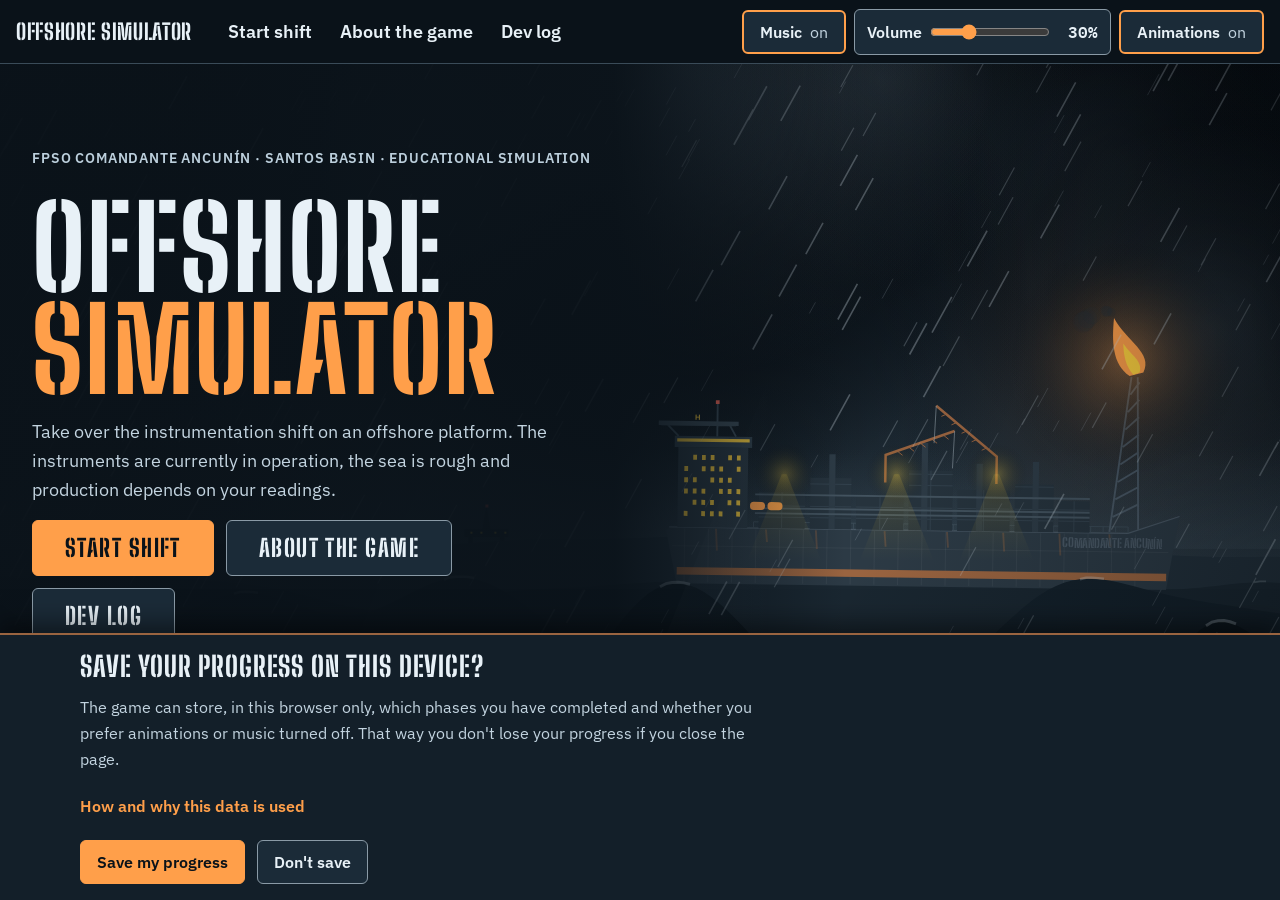
<file: index.html>
<!doctype html>
<html lang="en">

<!-- START: HEAD -->
<head>
  <meta charset="utf-8">
  <meta name="viewport" content="width=device-width, initial-scale=1, viewport-fit=cover">
  <title>Offshore Simulator</title>
  <!-- START: FAVICON (flare flame, transparent PNG) -->
  <link rel="icon" type="image/png" sizes="32x32" href="assets/favicon-32.png">
  <link rel="icon" type="image/png" sizes="512x512" href="assets/favicon-512.png">
  <link rel="apple-touch-icon" href="assets/apple-touch-icon.png">
  <!-- END: FAVICON -->
  <meta name="description" content="Fictional educational simulator of offshore instrumentation, with accessible controls.">
  <!-- START: SOCIAL SHARE PREVIEW (Open Graph + Twitter/X)
       Shows this card when the link is shared on WhatsApp, Instagram, etc.
       Absolute URLs are required: social apps do not resolve relative ones. -->
  <meta property="og:type" content="website">
  <meta property="og:site_name" content="Offshore Simulator">
  <meta property="og:url" content="https://fpso-offshore-simulator.vercel.app/">
  <meta property="og:title" content="Offshore Simulator">
  <meta property="og:description" content="Fictional educational simulator of offshore instrumentation, with accessible controls.">
  <meta property="og:image" content="https://fpso-offshore-simulator.vercel.app/assets/og-preview.jpg">
  <meta property="og:image:type" content="image/jpeg">
  <meta property="og:image:width" content="1200">
  <meta property="og:image:height" content="630">
  <meta property="og:image:alt" content="The FPSO Comandante Ancunín at night in a storm, flare stack burning, beside the Offshore Simulator logo.">
  <meta property="og:locale" content="en_US">
  <meta name="twitter:card" content="summary_large_image">
  <meta name="twitter:title" content="Offshore Simulator">
  <meta name="twitter:description" content="Fictional educational simulator of offshore instrumentation, with accessible controls.">
  <meta name="twitter:image" content="https://fpso-offshore-simulator.vercel.app/assets/og-preview.jpg">
  <meta name="twitter:image:alt" content="The FPSO Comandante Ancunín at night in a storm, flare stack burning, beside the Offshore Simulator logo.">
  <!-- END: SOCIAL SHARE PREVIEW (Open Graph + Twitter/X) -->
  <link rel="preload" href="fonts/ibm-plex-sans-latin-400-normal.woff2" as="font" type="font/woff2" crossorigin>
  <link rel="preload" href="fonts/big-shoulders-stencil-display-latin-800-normal.woff2" as="font" type="font/woff2" crossorigin>
  <link rel="stylesheet" href="css/style.css">
  <script src="js/motion-pref.js"></script>
  <script src="js/release.js" defer></script>
  <script src="js/main.js" defer></script>
  <script src="js/nav.js" defer></script>
</head>
<!-- END: HEAD -->

<body>
<div class="oc-root">

    <!-- START: TOP BAR (the same on index.html, aboutthegame.html and devlog.html)
         Sticky at the top. From 1100px everything sits in one row; below that,
         the "Menu" button opens a panel from the right (js/nav.js). -->
    <div class="oc-a11ybar">
      <a class="oc-a11ybar__brand" href="index.html" aria-current="page">Offshore Simulator</a>
      <button type="button" class="oc-btn oc-nav-toggle" id="nav-toggle" aria-expanded="false"
        aria-controls="site-menu"><span class="oc-nav-toggle__icon" aria-hidden="true"></span>Menu</button>
      <div class="oc-a11ybar__panel" id="site-menu">
        <button type="button" class="oc-btn oc-nav-close" id="nav-close">Close menu</button>
        <!-- START: MAIN MENU -->
        <nav class="oc-nav" aria-label="Main">
          <ul class="oc-nav__list">
            <li><a class="oc-nav__link" href="index.html#start-shift">Start shift</a></li>
            <li><a class="oc-nav__link" href="aboutthegame.html">About the game</a></li>
            <li><a class="oc-nav__link" href="devlog.html">Dev log</a></li>
          </ul>
        </nav>
        <!-- END: MAIN MENU -->
        <div class="oc-a11ybar__tools">
          <button type="button" id="music-toggle" class="oc-btn" aria-pressed="true" aria-describedby="music-note">Music
            <span class="oc-btn__state" id="music-state" aria-hidden="true">on</span></button>
          <!-- Music volume: native control (keyboard arrows change it in steps of 5) -->
          <div class="oc-volume">
            <label class="oc-volume__label" for="music-volume">Volume</label>
            <input class="oc-volume__input" type="range" id="music-volume" min="0" max="100" step="5" value="30"
              aria-valuetext="30%">
            <output class="oc-volume__value" id="music-volume-value" for="music-volume" aria-hidden="true">30%</output>
          </div>
          <button type="button" id="motion-toggle" class="oc-btn" aria-pressed="true"
            aria-describedby="motion-note">Animations <span class="oc-btn__state" id="motion-state"
              aria-hidden="true">on</span></button>
        </div>
      </div>
      <p id="music-note" class="oc-sr">Turns the background soundtrack on or off. It starts on and kicks in at the first
        tap or key press.</p>
      <p id="motion-note" class="oc-sr">Turns the page animations on or off. If your operating system asks for reduced
        motion, they always stay off.</p>
    </div>
    <!-- Short messages for screen readers and for everyone (animations, music) -->
    <p id="a11y-status" class="oc-status" role="status" aria-live="polite"></p>
    <!-- END: TOP BAR -->

    <!-- START: GAME INTRODUCTION -->
    <main id="start" class="oc-home" aria-labelledby="start-title">

      <!-- START: HERO · FPSO IN THE STORM
       The drawing is a decorative canvas. On mobile, the text sits below
       it, on a solid background; on desktop, it sits on top, on the left,
       over a dark veil. In both cases the contrast is AAA. -->
      <section class="oc-hero">
        <div class="oc-hero__scene"><canvas id="storm" aria-hidden="true"></canvas></div>
        <div class="oc-home__wrap oc-hero__body">
          <p class="oc-label">FPSO Comandante Ancunín · Santos Basin · Educational simulation</p>
          <h1 class="oc-hero__title" id="start-title">Offshore <span>Simulator</span></h1>
          <p class="oc-hero__lead">Take over the instrumentation shift on an offshore platform. The instruments are
            currently in operation, the sea is rough and production depends on your readings.</p>
          <div class="oc-hero__actions">
            <button type="button" class="oc-btn oc-btn--primary oc-btn--hero" id="start-game" aria-haspopup="dialog"
              aria-controls="phase-menu">Start shift</button>
            <!-- START: EXTRA PAGES BUTTONS ("About the game" and "Dev log")
                 To remove them, delete everything from START to END,
                 and the matching rule at the end of css/style.css. -->
            <a class="oc-btn oc-btn--hero oc-btn--link" href="aboutthegame.html">About the game</a>
            <a class="oc-btn oc-btn--hero oc-btn--link" href="devlog.html">Dev log</a>
            <!-- END: EXTRA PAGES BUTTONS -->
          </div>
          <ul class="oc-hero__meta" aria-label="Scenario data">
            <li>Shift <b>Night</b></li>
            <li>Sea <b>Rough</b></li>
            <li>Wind <b>32 knots</b></li>
            <li>Water depth <b>2,140 m</b></li>
          </ul>
          <!-- START: CREDITS
               One block (div.oc-hero__credits) so the page grid treats the two
               sentences and the icons as a single item: the spacing between them
               is controlled only by the CREDITS rules in css/style.css. -->
          <div class="oc-hero__credits">
            <!-- Sentence 1: author, with a text link to the portfolio -->
            <p class="oc-hero__credit">Developed by <a class="oc-hero__credit-link" href="https://www.alessandrabrum.com/"
                target="_blank" rel="noopener">Alessandra Brum</a>.</p>
            <!-- Sentence 2: project status, with a text link to the Dev log -->
            <p class="oc-hero__credit">Project currently under construction. Keep an eye out for <a class="oc-hero__credit-link"
                href="devlog.html" target="_blank" rel="noopener">updates!</a></p>
            <!-- Icon links (portfolio and LinkedIn), side by side -->
            <ul class="oc-hero__links">
              <!-- Portfolio: icon + visible word (class oc-hero__link--tag) -->
              <li><a class="oc-hero__link oc-hero__link--tag" href="https://www.alessandrabrum.com/" target="_blank" rel="noopener"><svg
                    class="oc-hero__link-icon oc-hero__link-icon--code" viewBox="0 0 32 24" aria-hidden="true" focusable="false">
                    <path d="M8 6.5 2 12l6 5.5M24 6.5 30 12l-6 5.5M18.5 4l-5 16" fill="none" stroke="currentColor"
                      stroke-width="2.4" stroke-linecap="round" stroke-linejoin="round" />
                  </svg><span class="oc-hero__tag-text" aria-hidden="true">portfolio</span><span class="oc-sr">Portfolio (opens in a new tab)</span></a></li>
              <!-- LinkedIn: icon + visible word, same style as the portfolio link -->
              <li><a class="oc-hero__link oc-hero__link--tag" href="https://linkedin.com/in/AlessandraBrum" target="_blank"
                  rel="noopener"><svg class="oc-hero__link-icon" viewBox="0 0 24 24" aria-hidden="true" focusable="false">
                    <path fill="currentColor"
                      d="M20.4 2H3.6A1.6 1.6 0 0 0 2 3.6v16.8A1.6 1.6 0 0 0 3.6 22h16.8a1.6 1.6 0 0 0 1.6-1.6V3.6A1.6 1.6 0 0 0 20.4 2ZM8 19H5V9.5h3V19ZM6.5 8.2a1.75 1.75 0 1 1 0-3.5 1.75 1.75 0 0 1 0 3.5ZM19 19h-3v-4.6c0-1.1 0-2.6-1.6-2.6s-1.8 1.2-1.8 2.5V19h-3V9.5h2.9v1.3h.04a3.2 3.2 0 0 1 2.9-1.6c3 0 3.6 2 3.6 4.6V19Z" />
                  </svg><span class="oc-hero__tag-text" aria-hidden="true">linkedin</span><span class="oc-sr">LinkedIn (opens in a new tab)</span></a></li>
            </ul>
          </div>
          <!-- END: CREDITS -->
        </div>
      </section>
      <!-- END: HERO -->

    </main>
    <!-- END: GAME INTRODUCTION -->

    <!-- START: PHASE MENU (native modal dialog: traps focus and closes with Esc)
     A fixed notice, before the buttons, explains that playing out of order is
     not recommended. The recommended phase is highlighted; the others stay
     gray until they are completed, but remain playable. Phases not yet
     unlocked show only their number. -->
    <dialog id="phase-menu" class="oc-menu" aria-labelledby="phase-menu-title">
      <div class="oc-menu__head">
        <p class="oc-label">Instrumentation shift</p>
        <h2 class="oc-menu__title" id="phase-menu-title">Choose a phase</h2>
      </div>
      <!-- Fixed notice about the order of the phases -->
      <div class="oc-menu__notice" id="phase-notice">
        <div class="oc-hazard" aria-hidden="true"></div>
        <p>All phases can be played, but playing them out of order is not recommended: it may affect your experience of
          the game and get in the way of your learning.</p>
      </div>
      <ol class="oc-menu__list" id="phase-list"></ol>

      <!-- Phase under construction notice -->
      <div class="oc-menu__confirm" id="phase-wip" hidden>
        <p class="oc-menu__confirm-title" id="phase-wip-title">Phase under construction</p>
        <p class="oc-menu__confirm-text" id="phase-wip-text">This phase is still being prepared. Go back to the menu to
          choose another one.</p>
        <div class="oc-menu__actions"><button type="button" class="oc-btn" id="phase-wip-back">Back to menu</button>
        </div>
      </div>

      <div class="oc-menu__foot">
        <p class="oc-menu__saved" id="progress-note"></p>
        <div class="oc-menu__actions">
          <button type="button" class="oc-btn" id="privacy-open">Privacy and progress</button>
          <button type="button" class="oc-btn" id="phase-menu-close">Close</button>
        </div>
      </div>
    </dialog>
    <!-- END: PHASE MENU -->

    <!-- START: PRIVACY NOTICE (LGPD)
     Appears on the first visit, without blocking the page. Nothing is saved
     before the answer. Can be reopened with the "Privacy and progress" button. -->
    <section class="oc-privacy" id="privacy" aria-labelledby="privacy-title" hidden>
      <div class="oc-privacy__inner">
        <h2 class="oc-privacy__title" id="privacy-title">Save your progress on this device?</h2>
        <p class="oc-privacy__text">The game can store, in this browser only, which phases you have completed and
          whether you prefer animations or music turned off. That way you don't lose your progress if you close the page.</p>
        <details class="oc-privacy__more">
          <summary>How and why this data is used</summary>
          <ul>
            <li><strong>What is stored:</strong> the list of completed phases, your animation and music preferences and your answer
              to this notice. No name, e-mail, location or any data that identifies you.</li>
            <li><strong>What for:</strong> only to remember your progress and your preference on your next visit.</li>
            <li><strong>Where it is kept:</strong> in your browser's local storage (<i>localStorage</i>), on this
              device. It is not sent to any server or shared with anyone. The game uses no login, database, tracking
              cookies or analytics tools.</li>
            <li><strong>Other sites:</strong> the game fetches nothing from third-party sites. Fonts, sounds, images and
              code all come from the game itself, so no outside company learns about your visit because of it. As with
              any website, the service hosting the page logs technical access data, such as your IP address, in order to
              work and protect itself, under that host's privacy policy. The only exception is the Dev log page, which
              loads its posts from Blogger (a Google service), under
              Google's privacy policy.</li>
            <li><strong>Legal basis:</strong> your consent under the LGPD (Brazil's General Data Protection Law, Law No.
              13,709/2018), Art. 7, item I. Without it, the game works normally; it just doesn't remember your progress.
            </li>
            <li><strong>Your rights:</strong> you can change your mind whenever you like. The "Erase my progress" button
              removes everything immediately. Clearing the site's data in your browser also erases it.</li>
            <li id="privacy-contact" hidden><strong>Contact:</strong> questions, requests or complaints about privacy
              can be sent to <span class="oc-privacy__email" id="privacy-email"></span>. You will get a reply within 15
              days. If you are not satisfied, you can also contact the ANPD (Brazil's National Data Protection
              Authority) at gov.br/anpd.</li>
          </ul>
        </details>
        <div class="oc-privacy__actions">
          <button type="button" class="oc-btn oc-btn--primary" id="privacy-accept">Save my progress</button>
          <button type="button" class="oc-btn" id="privacy-decline">Don't save</button>
          <button type="button" class="oc-btn" id="privacy-erase" hidden>Erase my progress</button>
        </div>
      </div>
    </section>
    <!-- END: PRIVACY NOTICE (LGPD) -->

  </div>

</body>

</html>
</file>
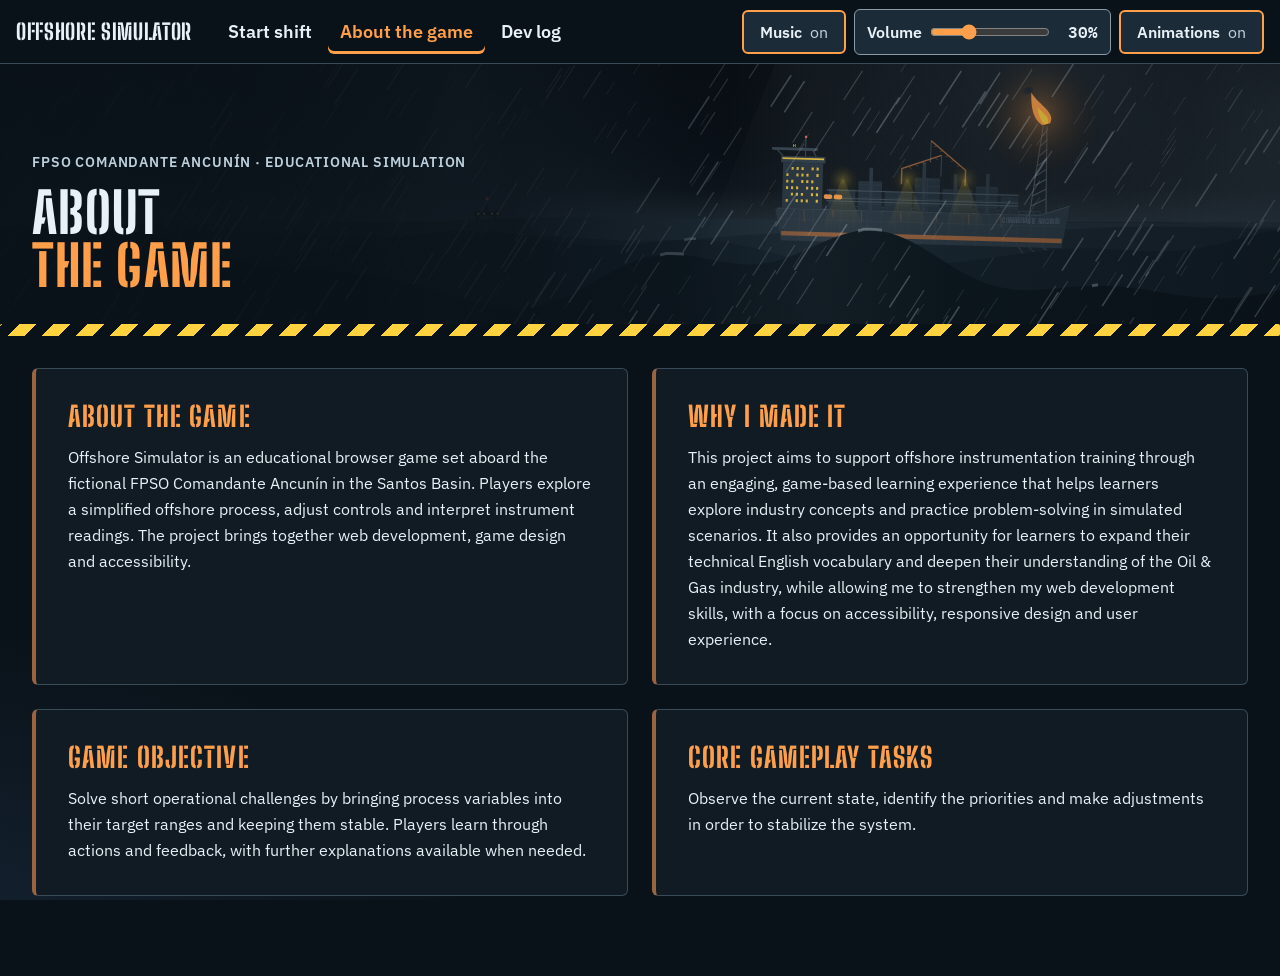
<file: aboutthegame.html>
<!doctype html>
<html lang="en">

<!-- START: HEAD -->

<head>
  <meta charset="utf-8">
  <meta name="viewport" content="width=device-width, initial-scale=1">
  <title>About the game · Offshore Simulator</title>
  <!-- START: FAVICON (flare flame, transparent PNG) -->
  <link rel="icon" type="image/png" sizes="32x32" href="assets/favicon-32.png">
  <link rel="icon" type="image/png" sizes="512x512" href="assets/favicon-512.png">
  <link rel="apple-touch-icon" href="assets/apple-touch-icon.png">
  <!-- END: FAVICON -->
  <meta name="description"
    content="About Offshore Simulator, an educational browser game set aboard the fictional FPSO Comandante Ancunín.">
  <!-- START: SOCIAL SHARE PREVIEW (Open Graph + Twitter/X)
       Shows this card when the link is shared on WhatsApp, Instagram, etc.
       Absolute URLs are required: social apps do not resolve relative ones. -->
  <meta property="og:type" content="website">
  <meta property="og:site_name" content="Offshore Simulator">
  <meta property="og:url" content="https://fpso-offshore-simulator.vercel.app/aboutthegame.html">
  <meta property="og:title" content="About the game · Offshore Simulator">
  <meta property="og:description"
    content="About Offshore Simulator, an educational browser game set aboard the fictional FPSO Comandante Ancunín.">
  <meta property="og:image" content="https://fpso-offshore-simulator.vercel.app/assets/og-preview-square.jpg">
  <meta property="og:image:type" content="image/jpeg">
  <meta property="og:image:width" content="1200">
  <meta property="og:image:height" content="1200">
  <meta property="og:image:alt"
    content="The FPSO Comandante Ancunín at night in a storm, flare stack burning, beside the Offshore Simulator logo.">
  <meta property="og:locale" content="en_US">
  <meta name="twitter:card" content="summary_large_image">
  <meta name="twitter:title" content="About the game · Offshore Simulator">
  <meta name="twitter:description"
    content="About Offshore Simulator, an educational browser game set aboard the fictional FPSO Comandante Ancunín.">
  <meta name="twitter:image" content="https://fpso-offshore-simulator.vercel.app/assets/og-preview-square.jpg">
  <meta name="twitter:image:alt"
    content="The FPSO Comandante Ancunín at night in a storm, flare stack burning, beside the Offshore Simulator logo.">
  <!-- END: SOCIAL SHARE PREVIEW (Open Graph + Twitter/X) -->
  <link rel="preload" href="fonts/big-shoulders-stencil-display-latin-800-normal.woff2" as="font" type="font/woff2"
    crossorigin>
  <link rel="stylesheet" href="css/style.css">
  <link rel="stylesheet" href="css/about.css">
  <script src="js/motion-pref.js"></script>
  <script src="js/storm-page.js" defer></script>
  <script src="js/nav.js" defer></script>
</head>
<!-- END: HEAD -->

<body>

  <!-- START: SKIP LINK (keyboard users jump straight to the text) -->
  <a class="oc-about__skip" href="#about-content">Skip to content</a>
  <!-- END: SKIP LINK -->

  <!-- START: TOP BAR (the same on index.html, aboutthegame.html and devlog.html)
       Sticky at the top. From 1100px everything sits in one row; below that,
       the "Menu" button opens a panel from the right (js/nav.js). -->
  <div class="oc-a11ybar">
    <a class="oc-a11ybar__brand" href="index.html">Offshore Simulator</a>
    <button type="button" class="oc-btn oc-nav-toggle" id="nav-toggle" aria-expanded="false"
      aria-controls="site-menu"><span class="oc-nav-toggle__icon" aria-hidden="true"></span>Menu</button>
    <div class="oc-a11ybar__panel" id="site-menu">
      <button type="button" class="oc-btn oc-nav-close" id="nav-close">Close menu</button>
      <!-- START: MAIN MENU -->
      <nav class="oc-nav" aria-label="Main">
        <ul class="oc-nav__list">
          <li><a class="oc-nav__link" href="index.html#start-shift">Start shift</a></li>
          <li><a class="oc-nav__link" href="aboutthegame.html" aria-current="page">About the game</a></li>
          <li><a class="oc-nav__link" href="devlog.html">Dev log</a></li>
        </ul>
      </nav>
      <!-- END: MAIN MENU -->
      <div class="oc-a11ybar__tools">
        <button type="button" id="music-toggle" class="oc-btn" aria-pressed="true" aria-describedby="music-note">Music
          <span class="oc-btn__state" id="music-state" aria-hidden="true">on</span></button>
        <!-- Music volume: native control (keyboard arrows change it in steps of 5) -->
        <div class="oc-volume">
          <label class="oc-volume__label" for="music-volume">Volume</label>
          <input class="oc-volume__input" type="range" id="music-volume" min="0" max="100" step="5" value="30"
            aria-valuetext="30%">
          <output class="oc-volume__value" id="music-volume-value" for="music-volume" aria-hidden="true">30%</output>
        </div>
        <button type="button" id="motion-toggle" class="oc-btn" aria-pressed="true"
          aria-describedby="motion-note">Animations <span class="oc-btn__state" id="motion-state"
            aria-hidden="true">on</span></button>
      </div>
    </div>
    <p id="music-note" class="oc-sr">Turns the background soundtrack on or off. It starts on and kicks in at the first
      tap or key press.</p>
    <p id="motion-note" class="oc-sr">Turns the page animations on or off. If your operating system asks for reduced
      motion, they always stay off.</p>
  </div>
  <!-- Short messages for screen readers and for everyone (animations, music) -->
  <p id="a11y-status" class="oc-status" role="status" aria-live="polite"></p>
  <!-- END: TOP BAR -->

  <!-- START: HERO (animated storm, same as the menu; still frame with "Reduce motion") -->
  <section class="oc-about__hero" aria-labelledby="about-title">
    <div class="oc-about__scene"><canvas id="storm" aria-hidden="true"></canvas></div>
    <div class="oc-about__hero-body">
      <p class="oc-label">FPSO Comandante Ancunín · Educational simulation</p>
      <h1 class="oc-about__title" id="about-title">About <span>the game</span></h1>
    </div>
    <div class="oc-hazard" aria-hidden="true"></div>
  </section>
  <!-- END: HERO -->

  <!-- START: CONTENT (write your text inside each section) -->
  <main class="oc-about" id="about-content" tabindex="-1">

    <!-- START: SECTION · ABOUT THE GAME -->
    <section class="oc-about__card" aria-labelledby="about-game">
      <h2 class="oc-about__heading" id="about-game">About the game</h2>
      <p>Offshore Simulator is an educational browser game set aboard the fictional FPSO Comandante Ancunín in the
        Santos Basin. Players explore a simplified offshore process, adjust controls and interpret instrument readings.
        The project brings together web development, game design and accessibility.</p>
    </section>
    <!-- END: SECTION · ABOUT THE GAME -->
    <!-- START: SECTION · WHY I MADE IT -->
    <section class="oc-about__card" aria-labelledby="about-why">
      <h2 class="oc-about__heading" id="about-why">Why I made it</h2>
      <p>This project aims to support offshore instrumentation training through an engaging, game-based
        learning experience that helps learners explore industry concepts and practice problem-solving in simulated
        scenarios. It also provides an opportunity for learners to expand their technical English vocabulary and deepen
        their understanding of the Oil &amp; Gas industry, while allowing me to strengthen my web development skills,
        with a focus on accessibility, responsive design and user experience.
      </p>
    </section>
    <!-- END: SECTION · WHY I MADE IT -->

    <!-- START: SECTION · GAME OBJECTIVE -->
    <section class="oc-about__card" aria-labelledby="about-objective">
      <h2 class="oc-about__heading" id="about-objective">Game objective</h2>
      <p>Solve short operational challenges by bringing process variables into their target ranges and keeping them
        stable. Players learn through actions and feedback, with further explanations available when needed.</p>
    </section>
    <!-- END: SECTION · GAME OBJECTIVE -->

    <!-- START: SECTION · CORE GAMEPLAY TASKS -->
    <section class="oc-about__card" aria-labelledby="about-tasks">
      <h2 class="oc-about__heading" id="about-tasks">Core gameplay tasks</h2>
      <p>Observe the current state, identify the priorities and make adjustments in order to stabilize the system.</p>
    </section>
    <!-- END: SECTION · CORE GAMEPLAY TASKS -->



  </main>
  <!-- END: CONTENT -->

</body>

</html>
</file>
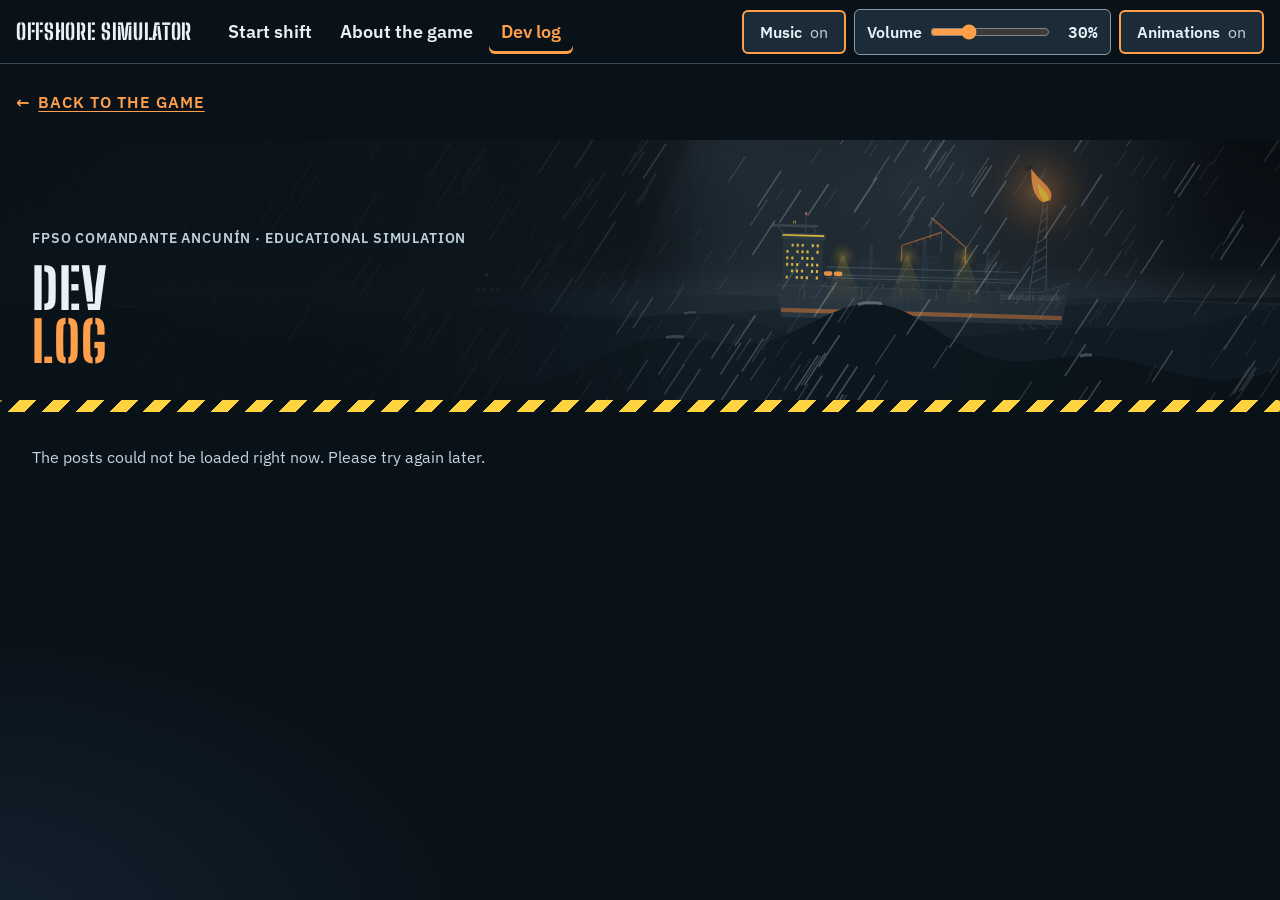
<file: devlog.html>
<!doctype html>
<html lang="en">

<!-- START: HEAD -->
<head>
  <meta charset="utf-8">
  <meta name="viewport" content="width=device-width, initial-scale=1">
  <title>Dev log · Offshore Simulator</title>
  <!-- START: FAVICON (flare flame, transparent PNG) -->
  <link rel="icon" type="image/png" sizes="32x32" href="assets/favicon-32.png">
  <link rel="icon" type="image/png" sizes="512x512" href="assets/favicon-512.png">
  <link rel="apple-touch-icon" href="assets/apple-touch-icon.png">
  <!-- END: FAVICON -->
  <meta name="description" content="Development log of Offshore Simulator.">
  <!-- START: SOCIAL SHARE PREVIEW (Open Graph + Twitter/X)
       Shows this card when the link is shared on WhatsApp, Instagram, etc.
       Absolute URLs are required: social apps do not resolve relative ones. -->
  <meta property="og:type" content="website">
  <meta property="og:site_name" content="Offshore Simulator">
  <meta property="og:url" content="https://fpso-offshore-simulator.vercel.app/devlog.html">
  <meta property="og:title" content="Dev log · Offshore Simulator">
  <meta property="og:description" content="Development log of Offshore Simulator.">
  <meta property="og:image" content="https://fpso-offshore-simulator.vercel.app/assets/og-preview.jpg">
  <meta property="og:image:type" content="image/jpeg">
  <meta property="og:image:width" content="1200">
  <meta property="og:image:height" content="630">
  <meta property="og:image:alt" content="The FPSO Comandante Ancunín at night in a storm, flare stack burning, beside the Offshore Simulator logo.">
  <meta property="og:locale" content="en_US">
  <meta name="twitter:card" content="summary_large_image">
  <meta name="twitter:title" content="Dev log · Offshore Simulator">
  <meta name="twitter:description" content="Development log of Offshore Simulator.">
  <meta name="twitter:image" content="https://fpso-offshore-simulator.vercel.app/assets/og-preview.jpg">
  <meta name="twitter:image:alt" content="The FPSO Comandante Ancunín at night in a storm, flare stack burning, beside the Offshore Simulator logo.">
  <!-- END: SOCIAL SHARE PREVIEW (Open Graph + Twitter/X) -->
  <link rel="preload" href="fonts/big-shoulders-stencil-display-latin-800-normal.woff2" as="font" type="font/woff2" crossorigin>
  <link rel="stylesheet" href="css/style.css">
  <link rel="stylesheet" href="css/about.css">
  <script src="js/motion-pref.js"></script>
  <script src="js/storm-page.js" defer></script>
  <script src="js/nav.js" defer></script>
  <script src="js/devlog-feed.js" defer></script>
</head>
<!-- END: HEAD -->

<body>

  <!-- START: SKIP LINK (keyboard users jump straight to the text) -->
  <a class="oc-about__skip" href="#about-content">Skip to content</a>
  <!-- END: SKIP LINK -->

  <!-- START: TOP BAR (the same on index.html, aboutthegame.html and devlog.html)
       Sticky at the top. From 1100px everything sits in one row; below that,
       the "Menu" button opens a panel from the right (js/nav.js). -->
  <div class="oc-a11ybar">
    <a class="oc-a11ybar__brand" href="index.html">Offshore Simulator</a>
    <button type="button" class="oc-btn oc-nav-toggle" id="nav-toggle" aria-expanded="false"
      aria-controls="site-menu"><span class="oc-nav-toggle__icon" aria-hidden="true"></span>Menu</button>
    <div class="oc-a11ybar__panel" id="site-menu">
      <button type="button" class="oc-btn oc-nav-close" id="nav-close">Close menu</button>
      <!-- START: MAIN MENU -->
      <nav class="oc-nav" aria-label="Main">
        <ul class="oc-nav__list">
          <li><a class="oc-nav__link" href="index.html#start-shift">Start shift</a></li>
          <li><a class="oc-nav__link" href="aboutthegame.html">About the game</a></li>
          <li><a class="oc-nav__link" href="devlog.html" aria-current="page">Dev log</a></li>
        </ul>
      </nav>
      <!-- END: MAIN MENU -->
      <div class="oc-a11ybar__tools">
        <button type="button" id="music-toggle" class="oc-btn" aria-pressed="true" aria-describedby="music-note">Music
          <span class="oc-btn__state" id="music-state" aria-hidden="true">on</span></button>
        <!-- Music volume: native control (keyboard arrows change it in steps of 5) -->
        <div class="oc-volume">
          <label class="oc-volume__label" for="music-volume">Volume</label>
          <input class="oc-volume__input" type="range" id="music-volume" min="0" max="100" step="5" value="30"
            aria-valuetext="30%">
          <output class="oc-volume__value" id="music-volume-value" for="music-volume" aria-hidden="true">30%</output>
        </div>
        <button type="button" id="motion-toggle" class="oc-btn" aria-pressed="true"
          aria-describedby="motion-note">Animations <span class="oc-btn__state" id="motion-state"
            aria-hidden="true">on</span></button>
      </div>
    </div>
    <p id="music-note" class="oc-sr">Turns the background soundtrack on or off. It starts on and kicks in at the first
      tap or key press.</p>
    <p id="motion-note" class="oc-sr">Turns the page animations on or off. If your operating system asks for reduced
      motion, they always stay off.</p>
  </div>
  <!-- Short messages for screen readers and for everyone (animations, music) -->
  <p id="a11y-status" class="oc-status" role="status" aria-live="polite"></p>
  <!-- END: TOP BAR -->

  <!-- START: HEADER -->
  <header class="oc-about__header">
    <a class="oc-about__back" href="index.html"><span class="oc-about__back-arrow" aria-hidden="true">←</span><span class="oc-about__back-text">Back to the game</span></a>
  </header>
  <!-- END: HEADER -->

  <!-- START: HERO (animated storm, same as the menu; still frame with "Reduce motion") -->
  <section class="oc-about__hero" aria-labelledby="about-title">
    <div class="oc-about__scene"><canvas id="storm" aria-hidden="true"></canvas></div>
    <div class="oc-about__hero-body">
      <p class="oc-label">FPSO Comandante Ancunín · Educational simulation</p>
      <h1 class="oc-about__title" id="about-title">Dev <span>log</span></h1>
    </div>
    <div class="oc-hazard" aria-hidden="true"></div>
  </section>
  <!-- END: HERO -->

  <!-- START: CONTENT (write your entries here, newest first) -->
  <main class="oc-about oc-about--log" id="about-content" tabindex="-1">


    <!-- START: BLOG POSTS (loaded from Blogger by js/devlog-feed.js; write the posts on Blogger) -->
    <section class="oc-posts" aria-label="Dev log posts">
      <p class="oc-posts__status" id="blog-status" role="status">Loading posts…</p>
      <div class="oc-posts__list" id="blog-posts"></div>
      <nav class="oc-posts__pages" id="blog-pages" aria-label="More posts" hidden></nav>
    </section>
    <!-- END: BLOG POSTS -->

  </main>
  <!-- END: CONTENT -->

</body>

</html>
</file>
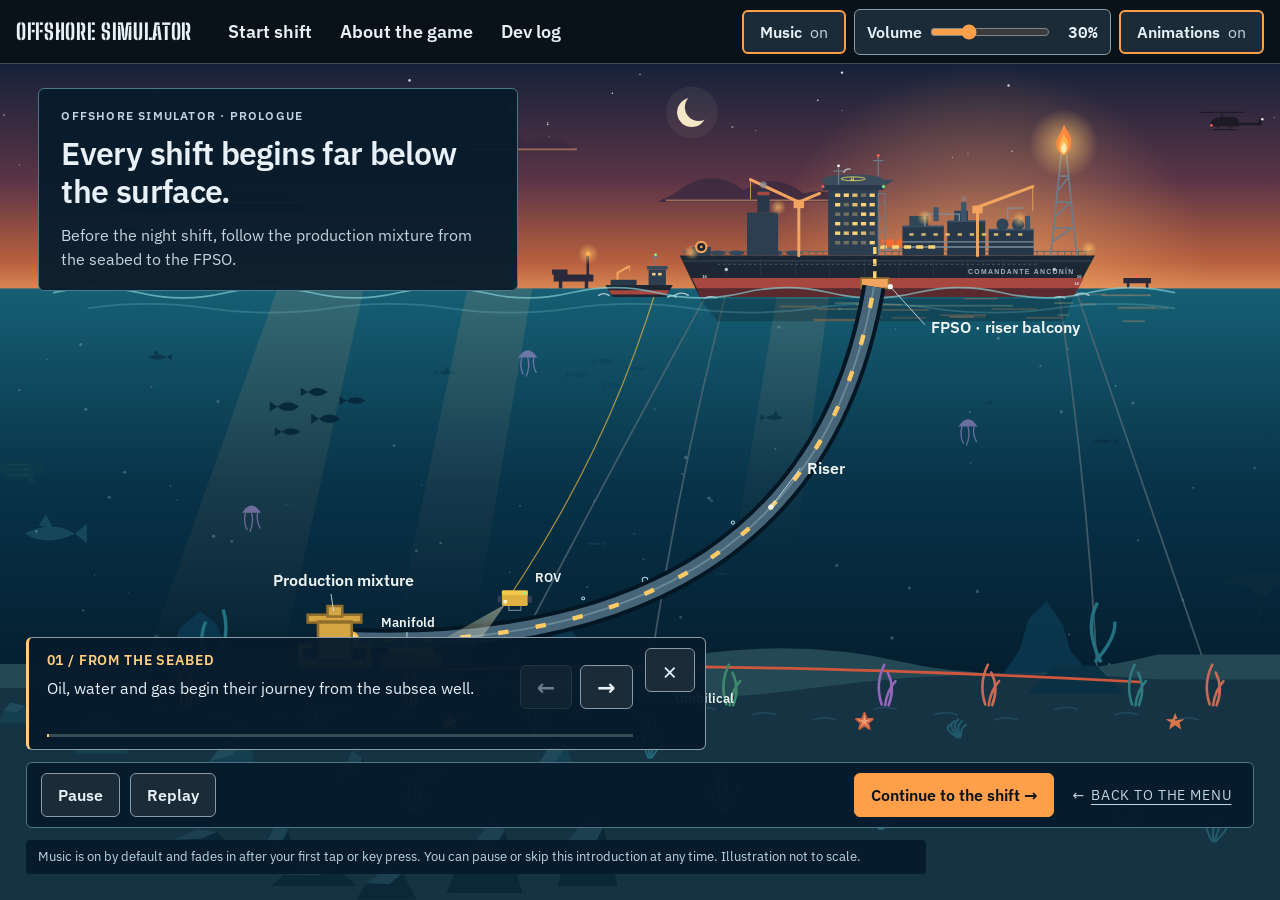
<file: intro.html>
<!doctype html>
<html lang="en">
<head>
<meta charset="utf-8"><meta name="viewport" content="width=device-width, initial-scale=1">
<title>Before the shift · Offshore Simulator</title>
  <!-- START: FAVICON (flare flame, transparent PNG) -->
  <link rel="icon" type="image/png" sizes="32x32" href="assets/favicon-32.png">
  <link rel="icon" type="image/png" sizes="512x512" href="assets/favicon-512.png">
  <link rel="apple-touch-icon" href="assets/apple-touch-icon.png">
  <!-- END: FAVICON -->
  <!-- START: SOCIAL SHARE PREVIEW (Open Graph + Twitter/X)
       Shows this card when the link is shared on WhatsApp, Instagram, etc.
       Absolute URLs are required: social apps do not resolve relative ones. -->
  <meta property="og:type" content="website">
  <meta property="og:site_name" content="Offshore Simulator">
  <meta property="og:url" content="https://fpso-offshore-simulator.vercel.app/intro.html">
  <meta property="og:title" content="Before the shift · Offshore Simulator">
  <meta property="og:description" content="Fictional educational simulator of offshore instrumentation, with accessible controls.">
  <meta property="og:image" content="https://fpso-offshore-simulator.vercel.app/assets/og-preview.jpg">
  <meta property="og:image:type" content="image/jpeg">
  <meta property="og:image:width" content="1200">
  <meta property="og:image:height" content="630">
  <meta property="og:image:alt" content="The FPSO Comandante Ancunín at night in a storm, flare stack burning, beside the Offshore Simulator logo.">
  <meta property="og:locale" content="en_US">
  <meta name="twitter:card" content="summary_large_image">
  <meta name="twitter:title" content="Before the shift · Offshore Simulator">
  <meta name="twitter:description" content="Fictional educational simulator of offshore instrumentation, with accessible controls.">
  <meta name="twitter:image" content="https://fpso-offshore-simulator.vercel.app/assets/og-preview.jpg">
  <meta name="twitter:image:alt" content="The FPSO Comandante Ancunín at night in a storm, flare stack burning, beside the Offshore Simulator logo.">
  <!-- END: SOCIAL SHARE PREVIEW (Open Graph + Twitter/X) -->
<link rel="preload" href="fonts/big-shoulders-stencil-display-latin-800-normal.woff2" as="font" type="font/woff2" crossorigin><link rel="preload" href="fonts/ibm-plex-sans-latin-400-normal.woff2" as="font" type="font/woff2" crossorigin><link rel="stylesheet" href="css/style.css"><link rel="stylesheet" href="css/intro.css">
<script src="js/motion-pref.js"></script><script src="js/intro-preload.js"></script><script src="js/intro.js" defer></script><script src="js/nav.js" defer></script><script src="js/intro-habitat.js" defer></script>
</head>
<body class="intro-page">
<a class="intro-skip" href="#intro-content">Skip to content</a>
  <div class="oc-a11ybar">
    <a class="oc-a11ybar__brand" href="index.html">Offshore Simulator</a>
    <button type="button" class="oc-btn oc-nav-toggle" id="nav-toggle" aria-expanded="false"
      aria-controls="site-menu"><span class="oc-nav-toggle__icon" aria-hidden="true"></span>Menu</button>
    <div class="oc-a11ybar__panel" id="site-menu">
      <button type="button" class="oc-btn oc-nav-close" id="nav-close">Close menu</button>
      <!-- START: MAIN MENU -->
      <nav class="oc-nav" aria-label="Main">
        <ul class="oc-nav__list">
          <li><a class="oc-nav__link" href="index.html">Start shift</a></li>
          <li><a class="oc-nav__link" href="aboutthegame.html">About the game</a></li>
          <li><a class="oc-nav__link" href="devlog.html">Dev log</a></li>
        </ul>
      </nav>
      <!-- END: MAIN MENU -->
      <div class="oc-a11ybar__tools">
        <button type="button" id="music-toggle" class="oc-btn" aria-pressed="true" aria-describedby="music-note">Music
          <span class="oc-btn__state" id="music-state" aria-hidden="true">on</span></button>
        <!-- Music volume: native control (keyboard arrows change it in steps of 5) -->
        <div class="oc-volume">
          <label class="oc-volume__label" for="music-volume">Volume</label>
          <input class="oc-volume__input" type="range" id="music-volume" min="0" max="100" step="5" value="30"
            aria-valuetext="30%">
          <output class="oc-volume__value" id="music-volume-value" for="music-volume" aria-hidden="true">30%</output>
        </div>
        <button type="button" id="motion-toggle" class="oc-btn" aria-pressed="true"
          aria-describedby="motion-note">Animations <span class="oc-btn__state" id="motion-state"
            aria-hidden="true">on</span></button>
      </div>
    </div>
    <p id="music-note" class="oc-sr">Turns the background soundtrack on or off. It starts on and kicks in at the first
      tap or key press.</p>
    <p id="motion-note" class="oc-sr">Turns the page animations on or off. If your operating system asks for reduced
      motion, they always stay off.</p>
  </div>
  <!-- Short messages for screen readers and for everyone (animations, music) -->
  <p id="a11y-status" class="oc-status" role="status" aria-live="polite"></p>
<main class="intro" id="intro-content" tabindex="-1" aria-labelledby="intro-title">
<header class="intro-heading"><p class="oc-label">Offshore Simulator · Prologue</p><h1 id="intro-title">Every shift begins <span>far below the surface.</span></h1><p>Before the night shift, follow the production mixture from the seabed to the FPSO.</p></header><div class="intro-scene-space" aria-hidden="true"></div>
<svg class="intro-scene" preserveAspectRatio="xMidYMid meet" viewBox="0 0 1200 760" role="img" aria-labelledby="scene-title scene-description">
<title id="scene-title">From the seabed to the FPSO</title><desc id="scene-description">At dusk, a mixture of oil, water and gas rises from a subsea well through a curved riser to a floating production, storage and offloading vessel. Gold particles show the upward flow. Small schools of fish and jellyfish drift at different depths. A crew helicopter crosses the dusk sky, a supply vessel waits beside the FPSO and its remotely operated vehicle (ROV) inspects the manifold. A sea turtle and a manta ray glide past. Mooring lines hold the FPSO in place, and an umbilical cable runs along the seabed to the subsea well and manifold. Illustration not to scale.</desc>
<defs>
<linearGradient id="sky" gradientUnits="userSpaceOnUse" x1="0" y1="0" x2="0" y2="270"><stop stop-color="#16223a"/><stop offset=".5" stop-color="#5a3446"/><stop offset=".85" stop-color="#b8603f"/><stop offset="1" stop-color="#e3925a"/></linearGradient>
<linearGradient id="sea" gradientUnits="userSpaceOnUse" x1="0" y1="260" x2="0" y2="760"><stop stop-color="#165f74"/><stop offset=".45" stop-color="#083349"/><stop offset="1" stop-color="#031929"/></linearGradient>
<linearGradient id="hull" x2="0" y2="1"><stop stop-color="#1b3548"/><stop offset=".58" stop-color="#102333"/><stop offset=".6" stop-color="#8e4341"/><stop offset="1" stop-color="#4e2e38"/></linearGradient>
<radialGradient id="sun"><stop stop-color="#ffb46a" stop-opacity=".55"/><stop offset="1" stop-color="#ffb46a" stop-opacity="0"/></radialGradient>
<path id="route" d="M260 667 C620 680 824 536 871 258"/>
<pattern id="windows" width="18" height="16" patternUnits="userSpaceOnUse"><rect width="7" height="5" fill="#ffd98a"/></pattern>
<radialGradient id="glow"><stop stop-color="#ffc56b" stop-opacity=".7"/><stop offset="1" stop-color="#ffc56b" stop-opacity="0"/></radialGradient>
<mask id="moon-cut"><rect x="600" y="0" width="120" height="120" fill="#fff"/><circle cx="668" cy="50" r="16" fill="#000"/></mask>
<linearGradient id="rov-light" x1="1" y1="0" x2="0" y2="1"><stop stop-color="#fff2c4" stop-opacity=".45"/><stop offset="1" stop-color="#fff2c4" stop-opacity="0"/></linearGradient>
<radialGradient id="star-skin"><stop stop-color="#f09a62"/><stop offset="1" stop-color="#c9603f"/></radialGradient>
<linearGradient id="beam" x2="0" y2="1"><stop stop-color="#f3b27a" stop-opacity=".14"/><stop offset="1" stop-color="#f3b27a" stop-opacity="0"/></linearGradient>
</defs>
<rect x="-10000" y="-10000" width="20000" height="10270" fill="url(#sky)"/><circle cx="1000" cy="262" r="260" fill="url(#sun)"/>
<!-- START: DUSK SKY (stars, clouds lit from below, distant platforms) -->
<g class="intro-stars" fill="#fff"><circle cx="514" cy="-21" r="1.5" opacity="0.56"/><circle cx="614" cy="-12" r="0.8" opacity="0.58"/><circle cx="834" cy="54" r="0.7" opacity="0.47"/><circle cx="-137" cy="59" r="1.3" opacity="0.32"/><circle cx="1468" cy="109" r="1.3" opacity="0.64"/><circle cx="-17" cy="-195" r="1.1" opacity="0.33"/><circle cx="42" cy="-123" r="0.6" opacity="0.56"/><circle cx="493" cy="70" r="1.1" opacity="0.65"/><circle cx="600" cy="12" r="1.1" opacity="0.45"/><circle cx="1496" cy="119" r="1.4" opacity="0.69"/><circle cx="267" cy="-127" r="0.9" opacity="0.34"/><circle cx="1079" cy="-72" r="1.4" opacity="0.51"/><circle cx="1424" cy="71" r="0.6" opacity="0.42"/><circle cx="1338" cy="-50" r="1.6" opacity="0.52"/><circle cx="-169" cy="1" r="1.4" opacity="0.45"/><circle cx="-143" cy="-94" r="1.6" opacity="0.72"/><circle cx="-88" cy="-121" r="0.7" opacity="0.33"/><circle cx="1135" cy="-143" r="1.2" opacity="0.55"/><circle cx="43" cy="34" r="0.7" opacity="0.65"/><circle cx="-90" cy="-65" r="0.8" opacity="0.45"/><circle cx="1448" cy="57" r="0.9" opacity="0.79"/><circle cx="79" cy="-74" r="1.5" opacity="0.65"/><circle cx="-119" cy="117" r="0.8" opacity="0.44"/><circle cx="1091" cy="-95" r="0.9" opacity="0.34"/><circle cx="-138" cy="-14" r="0.8" opacity="0.63"/><circle cx="369" cy="-55" r="1.6" opacity="0.57"/><circle cx="734" cy="77" r="0.8" opacity="0.38"/><circle cx="1335" cy="62" r="0.8" opacity="0.40"/><circle cx="1031" cy="101" r="0.8" opacity="0.82"/><circle cx="1288" cy="-7" r="1.0" opacity="0.36"/><circle cx="-230" cy="108" r="0.8" opacity="0.69"/><circle cx="163" cy="64" r="1.2" opacity="0.46"/><circle cx="16" cy="31" r="0.7" opacity="0.43"/><circle cx="707" cy="73" r="1.2" opacity="0.45"/><circle cx="1351" cy="-135" r="0.6" opacity="0.45"/><circle cx="502" cy="-181" r="0.8" opacity="0.50"/><circle cx="730" cy="-158" r="1.0" opacity="0.79"/><circle cx="1465" cy="10" r="1.3" opacity="0.62"/><circle cx="-47" cy="-189" r="0.6" opacity="0.80"/><circle cx="962" cy="108" r="0.6" opacity="0.65"/><circle cx="568" cy="34" r="0.9" opacity="0.85"/><circle cx="-165" cy="-25" r="1.3" opacity="0.80"/><circle cx="1027" cy="25" r="1.4" opacity="0.80"/><circle cx="333" cy="19" r="1.5" opacity="0.78"/><circle cx="451" cy="53" r="1.5" opacity="0.62"/><circle cx="825" cy="-78" r="1.2" opacity="0.63"/><circle cx="-156" cy="5" r="1.6" opacity="0.78"/><circle cx="1011" cy="-76" r="1.3" opacity="0.62"/><circle cx="493" cy="68" r="0.7" opacity="0.71"/><circle cx="-246" cy="-8" r="1.1" opacity="0.43"/><circle cx="957" cy="-41" r="1.2" opacity="0.81"/><circle cx="160" cy="-196" r="0.9" opacity="0.67"/><circle cx="65" cy="-146" r="1.5" opacity="0.66"/><circle cx="495" cy="85" r="0.9" opacity="0.67"/><circle cx="57" cy="-62" r="1.4" opacity="0.80"/><circle cx="1284" cy="-77" r="1.2" opacity="0.47"/><circle cx="-55" cy="-41" r="1.4" opacity="0.77"/><circle cx="980" cy="104" r="0.9" opacity="0.39"/><circle cx="511" cy="-112" r="0.8" opacity="0.53"/><circle cx="826" cy="-42" r="0.9" opacity="0.76"/><circle cx="1468" cy="-55" r="0.7" opacity="0.32"/><circle cx="1271" cy="-187" r="1.3" opacity="0.61"/><circle cx="256" cy="53" r="0.6" opacity="0.37"/><circle cx="519" cy="-192" r="1.4" opacity="0.43"/><circle cx="-46" cy="-185" r="1.2" opacity="0.55"/><circle cx="834" cy="10" r="1.4" opacity="0.83"/><circle cx="932" cy="-136" r="1.1" opacity="0.40"/><circle cx="-281" cy="-49" r="1.3" opacity="0.40"/><circle cx="190" cy="-89" r="1.3" opacity="0.59"/><circle cx="806" cy="42" r="1.0" opacity="0.74"/></g>
<g fill="#3b2a40" opacity=".85"><path d="M0 147q30-60 70-10 40-25 65 20 50-20 80 15H0Z"/><path d="M410 90q35-30 60 0 30-15 55 10H390Z"/><path d="M640 150q40-34 80-4 36-22 70 4 30-8 46 10H620Z"/></g>
<g fill="none" stroke="#f0a066" stroke-width="2" opacity=".55"><path d="M10 160h200M402 99h125M630 158h200"/></g>
<g fill="#2a2a3c"><path d="M500 252h46v-8h-46zM506 252v8h4v-8zM536 252v8h4v-8zM538 244v-22h3v22zM498 238h18v6h-18z"/><path d="M1160 254h32v-6h-32zM1164 254v6h3v-6zM1186 254v6h3v-6z"/></g>
<circle class="intro-flare-glow intro-flare-glow--far" cx="540" cy="220" r="12" fill="url(#glow)"/><circle cx="540" cy="220" r="2.5" fill="#ffb24d"/><circle class="intro-blink" cx="1176" cy="245" r="1.8" fill="#ff6a5a"/>
<!-- Seagulls gliding across the sky -->
<g class="intro-gull" style="animation-delay:-0s"><g transform="translate(0 150) scale(1)"><path class="intro-wing" d="M-12 0q6-6 12 0q6-6 12 0" fill="none" stroke="#1d1a26" stroke-width="2.2" stroke-linecap="round"/></g></g><g class="intro-gull" style="animation-delay:-5s"><g transform="translate(40 170) scale(0.8)"><path class="intro-wing" d="M-12 0q6-6 12 0q6-6 12 0" fill="none" stroke="#1d1a26" stroke-width="2.2" stroke-linecap="round"/></g></g><g class="intro-gull" style="animation-delay:-17s"><g transform="translate(-30 120) scale(0.7)"><path class="intro-wing" d="M-12 0q6-6 12 0q6-6 12 0" fill="none" stroke="#1d1a26" stroke-width="2.2" stroke-linecap="round"/></g></g><g class="intro-gull" style="animation-delay:-26s"><g transform="translate(10 195) scale(0.9)"><path class="intro-wing" d="M-12 0q6-6 12 0q6-6 12 0" fill="none" stroke="#1d1a26" stroke-width="2.2" stroke-linecap="round"/></g></g>
<!-- Crescent moon -->
<circle cx="660" cy="56" r="17" fill="#f3e6c4" mask="url(#moon-cut)"/><circle cx="660" cy="56" r="30" fill="#f3e6c4" opacity=".06"/>
<!-- Crew helicopter crossing the sky, slowly, towards the helideck side -->
<g class="intro-heli"><g transform="translate(1260 70)" fill="#1d1a26">
<path d="M0 0q2-9 16-9h10q8 0 8 7v4H6q-6 0-6-2z"/><path d="M30 -2h26l3-5h3l-2 8H30z"/><path d="M14 -10v-3M-10 -14h50" stroke="#1d1a26" stroke-width="1.6"/>
<path d="M4 6h26M10 2v4M24 2v4" stroke="#1d1a26" stroke-width="1.4" fill="none"/>
<circle class="intro-blink" cx="2" cy="1" r="1.6" fill="#ff5a4a"/><circle class="intro-blink" style="animation-delay:-2.5s" cx="61" cy="-6" r="1.4" fill="#ffffff"/></g></g>
<!-- END: DUSK SKY -->
<rect x="-10000" y="260" width="20000" height="10000" fill="url(#sea)"/>
<g class="intro-beams" fill="url(#beam)"><path d="m180 260-160 450h160l100-450Z"/><path d="m400 260-80 380h90l65-380Z"/><path d="m760 260-50 300h70l40-300Z"/></g>
<g class="intro-glint" fill="#f0a066"><rect x="1135" y="267" width="57" height="2" opacity="0.37"/><rect x="762" y="280" width="43" height="2" opacity="0.42"/><rect x="881" y="284" width="54" height="2" opacity="0.39"/><rect x="1153" y="281" width="44" height="2" opacity="0.21"/><rect x="1047" y="293" width="44" height="2" opacity="0.37"/><rect x="802" y="296" width="59" height="2" opacity="0.44"/><rect x="958" y="292" width="29" height="2" opacity="0.42"/><rect x="1111" y="277" width="18" height="2" opacity="0.28"/><rect x="964" y="292" width="36" height="2" opacity="0.16"/><rect x="1088" y="266" width="51" height="2" opacity="0.20"/><rect x="861" y="292" width="20" height="2" opacity="0.19"/><rect x="948" y="290" width="53" height="2" opacity="0.36"/><rect x="1154" y="282" width="58" height="2" opacity="0.18"/><rect x="806" y="283" width="27" height="2" opacity="0.37"/><rect x="1007" y="283" width="53" height="2" opacity="0.32"/><rect x="850" y="278" width="53" height="2" opacity="0.42"/><rect x="800" y="295" width="59" height="2" opacity="0.31"/><rect x="975" y="271" width="39" height="2" opacity="0.30"/><rect x="991" y="265" width="59" height="2" opacity="0.30"/><rect x="892" y="293" width="40" height="2" opacity="0.30"/><rect x="1032" y="266" width="39" height="2" opacity="0.27"/><rect x="1159" y="297" width="26" height="2" opacity="0.29"/></g>
<g class="intro-snow" fill="#cfe6ea" opacity=".25"><circle cx="3" cy="473" r="1.8"/><circle cx="1241" cy="491" r="1.2"/><circle cx="106" cy="547" r="1.9"/><circle cx="7" cy="612" r="0.8"/><circle cx="111" cy="391" r="1.6"/><circle cx="315" cy="442" r="1.5"/><circle cx="-32" cy="592" r="0.9"/><circle cx="617" cy="400" r="1.0"/><circle cx="649" cy="475" r="1.3"/><circle cx="461" cy="512" r="1.0"/><circle cx="127" cy="553" r="1.6"/><circle cx="647" cy="641" r="1.5"/><circle cx="1171" cy="393" r="1.7"/><circle cx="1097" cy="661" r="1.2"/><circle cx="304" cy="669" r="1.1"/><circle cx="1397" cy="655" r="1.0"/><circle cx="183" cy="591" r="1.1"/><circle cx="-45" cy="633" r="1.3"/><circle cx="1064" cy="350" r="1.3"/><circle cx="896" cy="307" r="1.0"/><circle cx="892" cy="665" r="2.0"/><circle cx="-15" cy="502" r="1.7"/><circle cx="604" cy="574" r="1.0"/><circle cx="-87" cy="342" r="0.8"/><circle cx="683" cy="506" r="1.5"/><circle cx="34" cy="374" r="1.0"/><circle cx="1144" cy="696" r="1.9"/><circle cx="-48" cy="325" r="1.9"/><circle cx="539" cy="606" r="1.2"/><circle cx="547" cy="506" r="1.3"/><circle cx="761" cy="305" r="1.6"/><circle cx="1151" cy="373" r="1.3"/><circle cx="983" cy="462" r="1.0"/><circle cx="64" cy="505" r="0.8"/><circle cx="1229" cy="621" r="1.6"/><circle cx="1177" cy="552" r="1.3"/><circle cx="759" cy="502" r="2.0"/><circle cx="1088" cy="403" r="1.9"/><circle cx="991" cy="611" r="1.8"/><circle cx="449" cy="659" r="1.9"/><circle cx="912" cy="607" r="1.7"/><circle cx="449" cy="589" r="0.9"/><circle cx="347" cy="488" r="0.8"/><circle cx="369" cy="555" r="1.5"/><circle cx="171" cy="678" r="1.6"/><circle cx="341" cy="564" r="1.5"/><circle cx="653" cy="456" r="2.0"/><circle cx="828" cy="581" r="1.7"/><circle cx="1368" cy="309" r="1.5"/><circle cx="982" cy="403" r="1.3"/><circle cx="-119" cy="378" r="1.3"/><circle cx="-42" cy="400" r="1.9"/><circle cx="680" cy="503" r="2.0"/><circle cx="709" cy="698" r="1.6"/><circle cx="1095" cy="330" r="1.5"/><circle cx="1015" cy="318" r="1.9"/><circle cx="56" cy="489" r="1.0"/><circle cx="593" cy="544" r="0.9"/><circle cx="1312" cy="468" r="1.4"/><circle cx="757" cy="446" r="1.1"/></g>
<!-- START: MOORING LINES (hold the FPSO in place) -->
<g fill="none" stroke="#5b6d78" stroke-width="2" opacity=".7"><path d="M680 262Q560 480 440 712"/><path d="M700 264Q640 500 610 714"/><path d="M1105 262Q1180 480 1260 712"/><path d="M1085 264Q1120 500 1130 714"/></g>
<!-- END: MOORING LINES -->
<!-- START: JELLYFISH -->
<g fill="#b897dd" opacity=".55"><g class="intro-jelly" style="animation-delay:-0s"><path d="M459 340q11-17 22 0z"/><path d="M463 340q-3 11 2 20M470 340q3 11-2 22M477 340q-2 9 3 18" fill="none" stroke="#b897dd" stroke-width="1.5"/></g><g class="intro-jelly" style="animation-delay:-3s"><path d="M969 420q11-17 22 0z"/><path d="M973 420q-3 11 2 20M980 420q3 11-2 22M987 420q-2 9 3 18" fill="none" stroke="#b897dd" stroke-width="1.5"/></g><g class="intro-jelly" style="animation-delay:-6s"><path d="M139 520q11-17 22 0z"/><path d="M143 520q-3 11 2 20M150 520q3 11-2 22M157 520q-2 9 3 18" fill="none" stroke="#b897dd" stroke-width="1.5"/></g></g>
<!-- END: JELLYFISH -->
<!-- START: LARGE SEA LIFE (sea turtle and manta ray gliding very slowly) -->
<g class="intro-turtle"><g transform="translate(-120 470)" fill="#0d3a4a">
<ellipse cx="0" cy="0" rx="22" ry="12"/><circle cx="25" cy="-1" r="6"/>
<path class="intro-fin" d="M6 -8l14-14-2 12z"/><path class="intro-fin" d="M6 8l14 12-2-12z"/><path d="M-18 -6l-10-6 4 9zM-18 6l-10 6 4-9z"/>
<path d="M-12 -6h24M-14 0h28M-12 6h24" stroke="#16485a" stroke-width="1"/></g></g>
<g class="intro-manta"><g transform="translate(1320 590)" fill="#0a2c3c" opacity=".85">
<path d="M0 0q-30-4-48 14q20-4 34 2q6 10 14 10q8 0 14-10q14-6 34-2q-18-18-48-14z"/><path d="M0 26q2 18-6 34" fill="none" stroke="#0a2c3c" stroke-width="1.6"/></g></g>
<!-- END: LARGE SEA LIFE -->
<g aria-hidden="true" fill="#07293b" class="intro-fish">
<path d="M180 397q12-10 25 0-13 10-25 0l-9 6v-12zM215 380q11-9 23 0-12 9-23 0l-8 5v-10zM228 411q12-10 25 0-13 10-25 0l-9 6v-12zM260 390q10-8 22 0-12 8-22 0l-8 5v-10zM185 426q10-8 22 0-12 8-22 0l-8 5v-10z"/>
</g>
<g aria-hidden="true" fill="#0b4256" class="intro-fish intro-fish--far">
<path d="M520 360q9-7 19 0-10 7-19 0l-6 4v-8zM551 345q9-7 19 0-10 7-19 0l-6 4v-8zM562 372q9-7 19 0-10 7-19 0l-6 4v-8zM589 353q9-7 19 0-10 7-19 0l-6 4v-8z"/>
</g><g class="intro-ship">
<!-- START: FPSO (hull, deck, accommodation, process modules, cranes, flare) -->
<!-- Reflection on the water (soft, broken by the waves) -->
<g opacity=".3"><path d="M669 272H1101l-10 26H690Z" fill="#0d1b26"/>
<g fill="#ffd27a" opacity=".6"><rect x="826" y="276" width="44" height="2"/><rect x="830" y="283" width="36" height="2"/><rect x="912" y="279" width="120" height="2"/><rect x="1080" y="276" width="22" height="2"/><rect x="1084" y="290" width="14" height="2"/></g></g>
<!-- Hull: dark topsides, red boot-topping at the waterline, keel shadow -->
<path d="M646 222H1127l-26 48H669Z" fill="#1c2733"/>
<path d="M660 248H1114l-6 12H666Z" fill="#a8473f"/><path d="M666 260H1108l-7 10H669Z" fill="#5a2a2e"/>
<path d="M650 228H1123" stroke="#2c3b49" stroke-width="2"/>
<g stroke="#2a3a48" stroke-width="1"><path d="M700 226v20"/><path d="M740 226v20"/><path d="M780 226v20"/><path d="M820 226v20"/><path d="M860 226v20"/><path d="M900 226v20"/><path d="M940 226v20"/><path d="M980 226v20"/><path d="M1020 226v20"/><path d="M1060 226v20"/></g>
<text x="980" y="243" font-size="8" letter-spacing="1.5" font-weight="700" fill="#9fb0bb" font-family="sans-serif">COMANDANTE ANCUNÍN</text>
<g fill="#b9c4cb"><circle cx="700" cy="238" r="2"/><circle cx="1080" cy="238" r="2"/></g>
<!-- Deck railing and storage tank hatches -->
<g stroke="#4f6372" stroke-width="1"><path d="M652 222v-5"/><path d="M660 222v-5"/><path d="M668 222v-5"/><path d="M676 222v-5"/><path d="M684 222v-5"/><path d="M692 222v-5"/><path d="M700 222v-5"/><path d="M708 222v-5"/><path d="M716 222v-5"/><path d="M724 222v-5"/><path d="M732 222v-5"/><path d="M740 222v-5"/><path d="M748 222v-5"/><path d="M756 222v-5"/><path d="M764 222v-5"/><path d="M772 222v-5"/><path d="M780 222v-5"/><path d="M788 222v-5"/><path d="M796 222v-5"/><path d="M804 222v-5"/><path d="M812 222v-5"/><path d="M820 222v-5"/><path d="M828 222v-5"/><path d="M836 222v-5"/><path d="M844 222v-5"/><path d="M852 222v-5"/><path d="M860 222v-5"/><path d="M868 222v-5"/><path d="M876 222v-5"/><path d="M884 222v-5"/><path d="M892 222v-5"/><path d="M900 222v-5"/><path d="M908 222v-5"/><path d="M916 222v-5"/><path d="M924 222v-5"/><path d="M932 222v-5"/><path d="M940 222v-5"/><path d="M948 222v-5"/><path d="M956 222v-5"/><path d="M964 222v-5"/><path d="M972 222v-5"/><path d="M980 222v-5"/><path d="M988 222v-5"/><path d="M996 222v-5"/><path d="M1004 222v-5"/><path d="M1012 222v-5"/><path d="M1020 222v-5"/><path d="M1028 222v-5"/><path d="M1036 222v-5"/><path d="M1044 222v-5"/><path d="M1052 222v-5"/><path d="M1060 222v-5"/><path d="M1068 222v-5"/><path d="M1076 222v-5"/><path d="M1084 222v-5"/><path d="M1092 222v-5"/><path d="M1100 222v-5"/><path d="M1108 222v-5"/><path d="M1116 222v-5"/></g><path d="M648 217H1125" stroke="#4f6372" stroke-width="1"/>
<ellipse cx="690" cy="219" rx="9" ry="3" fill="#33485a"/><ellipse cx="712" cy="219" rx="9" ry="3" fill="#33485a"/><ellipse cx="734" cy="219" rx="9" ry="3" fill="#33485a"/><ellipse cx="756" cy="219" rx="9" ry="3" fill="#33485a"/><ellipse cx="778" cy="219" rx="9" ry="3" fill="#33485a"/>
<!-- Offloading hose reel and fairleads at the stern -->
<path d="M660 222v-10h22v10" fill="#2c3e4f"/><circle cx="671" cy="212" r="6" fill="#1c2733" stroke="#f2a35e" stroke-width="2.5"/><circle cx="671" cy="212" r="1.6" fill="#f2a35e"/>
<!-- Stern block (engine room, funnel) -->
<path d="M724 222v-50h36v50Z" fill="#2c3e4f"/><path d="M736 172v-26h14v26" fill="#26384a"/><path d="M736 150h14" stroke="#a8473f" stroke-width="4"/>
<!-- Accommodation with lit windows, bridge and helideck -->
<path d="M818 222v-78h58v78Z" fill="#2c3e4f"/><path d="M812 146h70v-6h-70z" fill="#26384a"/>
<rect x="826" y="150" width="6" height="4" fill="#ffd27a" opacity="1"/><rect x="836" y="150" width="6" height="4" fill="#ffd27a" opacity="1"/><rect x="846" y="150" width="6" height="4" fill="#ffd27a" opacity="0.85"/><rect x="856" y="150" width="6" height="4" fill="#ffd27a" opacity="0.35"/><rect x="866" y="150" width="6" height="4" fill="#ffd27a" opacity="1"/><rect x="826" y="161" width="6" height="4" fill="#ffd27a" opacity="1"/><rect x="836" y="161" width="6" height="4" fill="#ffd27a" opacity="0.35"/><rect x="846" y="161" width="6" height="4" fill="#ffd27a" opacity="0.85"/><rect x="856" y="161" width="6" height="4" fill="#ffd27a" opacity="1"/><rect x="866" y="161" width="6" height="4" fill="#ffd27a" opacity="1"/><rect x="826" y="172" width="6" height="4" fill="#ffd27a" opacity="0.35"/><rect x="836" y="172" width="6" height="4" fill="#ffd27a" opacity="0.35"/><rect x="846" y="172" width="6" height="4" fill="#ffd27a" opacity="0.35"/><rect x="856" y="172" width="6" height="4" fill="#ffd27a" opacity="1"/><rect x="866" y="172" width="6" height="4" fill="#ffd27a" opacity="1"/><rect x="826" y="183" width="6" height="4" fill="#ffd27a" opacity="1"/><rect x="836" y="183" width="6" height="4" fill="#ffd27a" opacity="0.35"/><rect x="846" y="183" width="6" height="4" fill="#ffd27a" opacity="1"/><rect x="856" y="183" width="6" height="4" fill="#ffd27a" opacity="1"/><rect x="866" y="183" width="6" height="4" fill="#ffd27a" opacity="1"/><rect x="826" y="194" width="6" height="4" fill="#ffd27a" opacity="1"/><rect x="836" y="194" width="6" height="4" fill="#ffd27a" opacity="0.85"/><rect x="846" y="194" width="6" height="4" fill="#ffd27a" opacity="1"/><rect x="856" y="194" width="6" height="4" fill="#ffd27a" opacity="0.85"/><rect x="866" y="194" width="6" height="4" fill="#ffd27a" opacity="0.35"/><rect x="826" y="205" width="6" height="4" fill="#ffd27a" opacity="0.35"/><rect x="836" y="205" width="6" height="4" fill="#ffd27a" opacity="0.35"/><rect x="846" y="205" width="6" height="4" fill="#ffd27a" opacity="0.35"/><rect x="856" y="205" width="6" height="4" fill="#ffd27a" opacity="0.35"/><rect x="866" y="205" width="6" height="4" fill="#ffd27a" opacity="1"/>
<path d="M816 140l-8-6h86l-8 6z" fill="#3a4c5c"/><ellipse cx="847" cy="133" rx="34" ry="5" fill="#3a4c5c"/>
<ellipse cx="847" cy="133" rx="14" ry="2.2" fill="none" stroke="#e9d36a" stroke-width="1"/><text x="844" y="135" font-size="6" font-weight="700" fill="#e9d36a" font-family="sans-serif">H</text>
<path d="M876 130v-22M870 112h12" stroke="#6c7c88" stroke-width="1.5"/><circle class="intro-blink" cx="876" cy="106" r="1.8" fill="#ff5a4a"/>
<!-- Lifeboats in davits -->
<path d="M878 214h36" stroke="#6c7c88" stroke-width="1.5"/>
<rect x="880" y="203" width="15" height="8" rx="4" fill="#f26a2e"/><rect x="897" y="203" width="15" height="8" rx="4" fill="#f26a2e"/>
<!-- Process modules with pipe racks -->
<path d="M904 222v-34h48v34ZM956 222v-40h44v40ZM1004 222v-30h52v30Z" fill="#26384a"/>
<path d="M904 188h48M956 182h44M1004 192h52" stroke="#3d556a" stroke-width="2"/>
<g fill="#2f4558"><rect x="912" y="176" width="22" height="12"/><rect x="964" y="170" width="16" height="12"/><circle cx="1020" cy="186" r="7"/><circle cx="1038" cy="186" r="7"/></g>
<rect x="912" y="196" width="5" height="3" fill="#ffd27a" opacity=".8"/><rect x="926" y="196" width="5" height="3" fill="#ffd27a" opacity=".8"/><rect x="940" y="196" width="5" height="3" fill="#ffd27a" opacity=".8"/><rect x="954" y="196" width="5" height="3" fill="#ffd27a" opacity=".8"/><rect x="968" y="196" width="5" height="3" fill="#ffd27a" opacity=".8"/><rect x="982" y="196" width="5" height="3" fill="#ffd27a" opacity=".8"/><rect x="996" y="196" width="5" height="3" fill="#ffd27a" opacity=".8"/><rect x="1010" y="196" width="5" height="3" fill="#ffd27a" opacity=".8"/><rect x="1024" y="196" width="5" height="3" fill="#ffd27a" opacity=".8"/><rect x="1038" y="196" width="5" height="3" fill="#ffd27a" opacity=".8"/>
<g fill="none" stroke="#7d8e99" stroke-width="1.5"><path d="M904 206H1056M904 212H1056"/><path d="M930 188v-14h40v8M1026 179v-12h18"/></g>
<!-- Cranes (safety orange) -->
<g fill="none" stroke="#f2a35e" stroke-width="3.5" stroke-linecap="round">
<path d="M784 222v-62"/><path d="M784 160l-56-26"/><path d="M784 160l24-10"/><path d="M728 134v22" stroke-width="1"/>
<path d="M991 222v-56"/><path d="M991 166l64-24"/><path d="M1055 142v28" stroke-width="1"/></g>
<rect x="778" y="158" width="12" height="9" fill="#f2a35e"/><rect x="985" y="164" width="12" height="9" fill="#f2a35e"/>
<!-- Flare tower (lattice) -->
<g fill="none" stroke="#6c7c88" stroke-width="2"><path d="M1076 222l12-118M1106 222l-12-118M1080 190h22M1083 160h16M1086 130h10M1078 206l22-16M1082 176l18-16M1085 146l12-16"/></g>
<!-- Flare: a soft pulsing glow and a three-layer flame that sways gently in the wind -->
<circle class="intro-flare-glow" cx="1091" cy="92" r="40" fill="url(#glow)"/>
<g class="intro-flame"><path d="M1091 106C1083 102 1080 94 1084 86C1086 81 1089 78 1091 70C1094 77 1098 80 1099 86C1101 94 1098 102 1091 106Z" fill="#ff8a3d"/><path d="M1091 105C1086 102 1084 97 1086 92C1087 88 1089 86 1091 81C1093 86 1096 88 1096 92C1097 97 1095 102 1091 105Z" fill="#ffb24d"/><path d="M1091 104C1088 102 1087 99 1088 96C1089 94 1090 92 1091 90C1092 92 1094 94 1094 96C1095 99 1094 102 1091 104Z" fill="#ffe7b0"/></g>
<!-- Deck lights -->
<g fill="url(#glow)"><circle class="intro-blink" style="animation-delay:-0.0s" cx="760" cy="166" r="9"/><circle class="intro-blink" style="animation-delay:-1.3s" cx="930" cy="178" r="9"/><circle class="intro-blink" style="animation-delay:-2.6s" cx="1040" cy="180" r="9"/><circle class="intro-blink" style="animation-delay:-3.9s" cx="1120" cy="214" r="9"/><circle class="intro-blink" style="animation-delay:-5.2s" cx="660" cy="218" r="9"/></g>
<!-- Riser balcony on the hull side; the deck line carries the flow to the process modules -->
<path d="M856 248h32v12h-32z" fill="#f2a35e" stroke="#926e2d" stroke-width="2"/><path d="M872 248V212h70" fill="none" stroke="#ffd273" stroke-width="4" stroke-dasharray="8 6"/>
<!-- More detail: draft marks, walkway, stair tower, telecom mast, navigation lights, exhaust stacks -->
<g fill="#d7e1e6" font-family="sans-serif" font-size="5" font-weight="700"><text x="1106" y="248">16</text><text x="1103" y="256">14</text><text x="672" y="248">16</text></g>
<path d="M690 232H1060" stroke="#4f6372" stroke-width="1" stroke-dasharray="3 3"/>
<path d="M876 222V150h8v72" fill="none" stroke="#6c7c88" stroke-width="1.2"/><path d="M876 214l8-8M876 198l8-8M876 182l8-8M876 166l8-8" stroke="#6c7c88" stroke-width="1"/>
<path d="M830 140v-20M824 124h12" stroke="#6c7c88" stroke-width="1.4"/><path d="M836 126a6 6 0 0 1 8 -4" fill="none" stroke="#b9c4cb" stroke-width="1.6"/>
<circle class="intro-blink" cx="830" cy="118" r="1.6" fill="#ffffff"/><circle cx="812" cy="142" r="1.8" fill="#ff5a4a"/><circle cx="882" cy="142" r="1.8" fill="#5aff8a"/>
<g fill="#3d556a"><rect x="940" y="166" width="6" height="16"/><rect x="972" y="160" width="6" height="22"/><rect x="1046" y="176" width="6" height="16"/></g>
<g class="intro-smoke" fill="#8a8f9c">
<circle cx="743" cy="140" r="4" opacity=".35"/><circle cx="743" cy="140" r="4" opacity=".35" style="animation-delay:-2s"/><circle cx="743" cy="140" r="4" opacity=".35" style="animation-delay:-4s"/>
<circle cx="975" cy="156" r="3" opacity=".25" style="animation-delay:-1s"/><circle cx="975" cy="156" r="3" opacity=".25" style="animation-delay:-3.5s"/></g>
<!-- END: FPSO -->
</g>
<!-- START: SUPPLY VESSEL (offshore support vessel; its ROV works on the seabed) -->
<g class="intro-boat"><g transform="translate(560 0)">
<path d="M0 256h78l-8 14H8z" fill="#1c2733"/><path d="M4 262h70l-3 5H7z" fill="#a8473f"/>
<path d="M50 256v-18h20v18z" fill="#2c3e4f"/><path d="M48 238h24v-4H48z" fill="#3a4c5c"/>
<g fill="#ffd27a"><rect x="54" y="242" width="4" height="3"/><rect x="61" y="242" width="4" height="3"/></g>
<path d="M58 234v-12M54 224h8" stroke="#6c7c88" stroke-width="1.4"/><circle class="intro-blink" cx="58" cy="221" r="1.6" fill="#7dff9a"/>
<path d="M14 256v-14l14-8" fill="none" stroke="#f2a35e" stroke-width="2.4"/><rect x="6" y="250" width="30" height="6" fill="#26384a"/>
<path d="M28 234v6" stroke="#f2a35e" stroke-width="1"/></g></g>
<!-- END: SUPPLY VESSEL -->
<!-- Whitecaps where the waves break on the hulls -->
<g class="intro-glint" fill="none" stroke="#e7f4f4" stroke-width="1.6" stroke-linecap="round" opacity=".7">
<path d="M640 268q8-5 16 0M1104 268q8-5 16 0M676 271q6-3 12 0M1080 271q6-3 12 0M552 268q6-4 12 0M632 270q5-3 10 0"/></g>
<g class="intro-waves" fill="none" stroke="#8ad6dc" stroke-width="2" opacity=".65"><path d="M-80 265q50-12 100 0t100 0t100 0t100 0t100 0t100 0t100 0t100 0t100 0t100 0t100 0t100 0t100 0"/><path d="M-40 283q70-10 140 0t140 0t140 0t140 0t140 0t140 0t140 0t140 0t140 0" opacity=".35"/></g>
<!-- Sparse distant blue rocks, rooted behind the seabed. -->
<g aria-hidden="true" fill="#0b3b55" opacity=".75">
<path d="M38 708L58 680 67 653 91 634 110 649 120 680 146 708Z"/>
<path d="M468 708L487 687 496 665 518 650 532 674 548 684 565 708Z"/>
<path d="M1020 708L1040 678 1050 643 1071 622 1090 650 1099 681 1124 708Z"/>
</g>
<path d="M-10000 695H0q160-35 300 1t300 0 300-4 300-8H10000V10000H-10000Z" fill="#254855"/><path d="M-10000 723H0q200-27 400 0t400 0 400-10H10000V10000H-10000Z" fill="#153342"/>
<use href="#route" fill="none" stroke="#021623" stroke-width="27"/><use href="#route" fill="none" stroke="#466579" stroke-width="18"/><use href="#route" fill="none" stroke="#6d8c98" stroke-width="2"/>
<use class="intro-flow" href="#route" fill="none" stroke="#ffca65" stroke-width="5" stroke-dasharray="12 32"/>
<circle id="flow-head" r="9" fill="#ffe1a0" stroke="#ffbd48" stroke-width="3"/>
<g fill="#d6a644" stroke="#926e2d" stroke-width="3"><path d="M227 646h39v47h-39zM210 690h72v9h-72zM215 638h62v9h-62z"/><path d="M238 628h17v12h-17z"/><path d="M221 674h-14v24m63-24h16v24" fill="none" stroke="#d6a644" stroke-width="6"/></g>
<g fill="#0a3043"><path d="m50 739-20-24h49l20 24Zm1000-10 30-32h49l30 32ZM440 748l26-22h49l20 22Z"/></g>
<g fill="none" stroke="#237080" stroke-width="4"><path d="M105 702q-20-30-8-56m10 56q20-40 10-70M1134 693q-20-40-4-69m-3 69q25-28 23-47"/></g>
<!-- START: SEABED DETAILS (manifold, umbilical, coral, starfish, sand ripples) -->
<path d="M300 700h70v-16h-70z" fill="#b48a33" stroke="#7d6324" stroke-width="2"/><path d="M308 684v-8h54v8" fill="#d6a644"/>
<path d="M370 702Q700 690 1180 716" fill="none" stroke="#d0573d" stroke-width="3"/>
<g fill="none" stroke-width="3" stroke-linecap="round"><g class="intro-sway" style="animation-delay:-3.9s" stroke="#c96a55"><path d="M70 742q-8-24 3-46M78 743q8-20-1-38M74 743q2-17 12-28"/></g><g class="intro-sway" style="animation-delay:-4.0s" stroke="#c96a55"><path d="M330 742q-8-24 3-46M338 743q8-20-1-38M334 743q2-17 12-28"/></g><g class="intro-sway" style="animation-delay:-0.2s" stroke="#3d8b6a"><path d="M560 742q-8-24 3-46M568 743q8-20-1-38M564 743q2-17 12-28"/></g><g class="intro-sway" style="animation-delay:-3.5s" stroke="#3d8b6a"><path d="M700 742q-8-24 3-46M708 743q8-20-1-38M704 743q2-17 12-28"/></g><g class="intro-sway" style="animation-delay:-2.5s" stroke="#9467b8"><path d="M880 742q-8-24 3-46M888 743q8-20-1-38M884 743q2-17 12-28"/></g><g class="intro-sway" style="animation-delay:-0.3s" stroke="#c96a55"><path d="M1000 742q-8-24 3-46M1008 743q8-20-1-38M1004 743q2-17 12-28"/></g><g class="intro-sway" style="animation-delay:-4.5s" stroke="#2f7a7f"><path d="M1170 742q-8-24 3-46M1178 743q8-20-1-38M1174 743q2-17 12-28"/></g><g class="intro-sway" style="animation-delay:-3.5s" stroke="#c96a55"><path d="M1260 742q-8-24 3-46M1268 743q8-20-1-38M1264 743q2-17 12-28"/></g></g>
<g fill="#d9774a"><path d="M380 752l3 7h8l-6 4 2 8-7-5-7 5 2-8-6-4h8z"/><path d="M1220 752l3 7h8l-6 4 2 8-7-5-7 5 2-8-6-4h8z"/></g>
<path d="M-40 760q14-5 28 0 M30 748q14-5 28 0 M100 754q14-5 28 0 M170 760q14-5 28 0 M240 748q14-5 28 0 M310 754q14-5 28 0 M380 760q14-5 28 0 M450 748q14-5 28 0 M520 754q14-5 28 0 M590 760q14-5 28 0 M660 748q14-5 28 0 M730 754q14-5 28 0 M800 760q14-5 28 0 M870 748q14-5 28 0 M940 754q14-5 28 0 M1010 760q14-5 28 0 M1080 748q14-5 28 0 M1150 754q14-5 28 0 M1220 760q14-5 28 0" fill="none" stroke="#21455a" stroke-width="2"/>
<!-- ROV (remotely operated vehicle) inspecting the manifold, tethered to the supply vessel -->
<g class="intro-rov">
<path d="M616 270Q560 450 452 612" fill="none" stroke="#e0b040" stroke-width="1.4" opacity=".75"/>
<path d="M444 626L330 690L392 700Z" fill="url(#rov-light)"/>
<g transform="translate(440 610)"><rect x="0" y="0" width="30" height="18" rx="2" fill="#e0b040"/><rect x="0" y="0" width="30" height="5" fill="#f2c94c"/>
<rect x="-5" y="6" width="5" height="8" fill="#2c3e4f"/><rect x="30" y="6" width="5" height="8" fill="#2c3e4f"/>
<circle cx="4" cy="13" r="2.4" fill="#fff2c4"/><path d="M8 18v5h14v-5" fill="none" stroke="#6c7c88" stroke-width="1.4"/>
<circle class="intro-blink" cx="26" cy="3" r="1.4" fill="#7dff9a"/></g></g>
<!-- START: OPENING STARFISH (the camera starts here when the page loads, see js/intro.js) -->
<g id="opening-star"><polygon points="860.0,752.0 862.5,758.6 869.5,758.9 864.0,763.3 865.9,770.1 860.0,766.2 854.1,770.1 856.0,763.3 850.5,758.9 857.5,758.6" fill="url(#star-skin)" stroke="#c9603f" stroke-width="2.6" stroke-linejoin="round"/><g fill="#f7c9a0" opacity=".9"><circle cx="860.0" cy="758.8" r="0.75"/><circle cx="860.0" cy="756.4" r="0.75"/><circle cx="860.0" cy="754.4" r="0.55"/><circle cx="863.0" cy="761.0" r="0.75"/><circle cx="865.3" cy="760.3" r="0.75"/><circle cx="867.2" cy="759.7" r="0.55"/><circle cx="861.9" cy="764.6" r="0.75"/><circle cx="863.3" cy="766.5" r="0.75"/><circle cx="864.5" cy="768.1" r="0.55"/><circle cx="858.1" cy="764.6" r="0.75"/><circle cx="856.7" cy="766.5" r="0.75"/><circle cx="855.5" cy="768.1" r="0.55"/><circle cx="857.0" cy="761.0" r="0.75"/><circle cx="854.7" cy="760.3" r="0.75"/><circle cx="852.8" cy="759.7" r="0.55"/></g><circle cx="860" cy="762" r="1.7" fill="#f0a77a"/></g>
<!-- END: OPENING STARFISH -->
<!-- END: SEABED DETAILS -->
<g class="intro-labels" fill="#eef5f3" font-family="sans-serif" font-size="18"><text x="937" y="312">FPSO · riser balcony</text><path d="m930 302-40-44" stroke="#d5e5e7"/><circle cx="890" cy="258" r="3"/><text x="794" y="475">Riser</text><path id="riser-callout" d="M786 468 752 454" fill="none" stroke="#d5e5e7"/><circle id="riser-anchor" r="3" fill="#eef5f3"/><text x="175" y="605">Production mixture</text><text x="640" y="740" font-size="15">Umbilical</text><path d="m660 726 6-26" stroke="#d5e5e7"/><text x="300" y="652" font-size="15">Manifold</text><text x="478" y="600" font-size="15">ROV</text><path d="m330 658 0 18" stroke="#d5e5e7"/><path d="m242 614 3 20" stroke="#d5e5e7"/></g>
</svg>
<section class="intro-caption" id="intro-caption" aria-label="Scene narration"><button class="oc-btn intro-close" id="close-caption" type="button" aria-label="Close scene narration">×</button><p class="oc-label" id="chapter">01 / From the seabed</p><p id="narration" role="status" aria-live="polite">Oil, water and gas begin their journey from the subsea well.</p><nav class="intro-chapters" aria-label="Narration chapters"><button class="oc-btn" id="previous-chapter" type="button" aria-label="Previous chapter">←</button><button class="oc-btn" id="next-chapter" type="button" aria-label="Next chapter">→</button></nav><div class="intro-progress" aria-hidden="true"><span id="progress"></span></div></section>
<footer id="intro-controls" class="intro-controls" aria-label="Introduction controls">
<button class="oc-btn" id="pause" type="button" aria-pressed="false">Pause</button><button class="oc-btn" id="restart" type="button">Replay</button>

<a class="oc-btn intro-continue" href="phase1.html">Continue to the shift →</a>
<a class="intro-back" href="index.html"><span class="intro-back__arrow" aria-hidden="true">←</span><span class="intro-back__text">Back to the menu</span></a></footer><p class="intro-note" id="sound-note">Music is on by default and fades in after your first tap or key press. You can pause or skip this introduction at any time. Illustration not to scale.</p>
<noscript><p>The production mixture rises through the riser to the FPSO. JavaScript enables animation and optional music; you can still continue to the shift.</p></noscript>
</main></body></html>
</file>
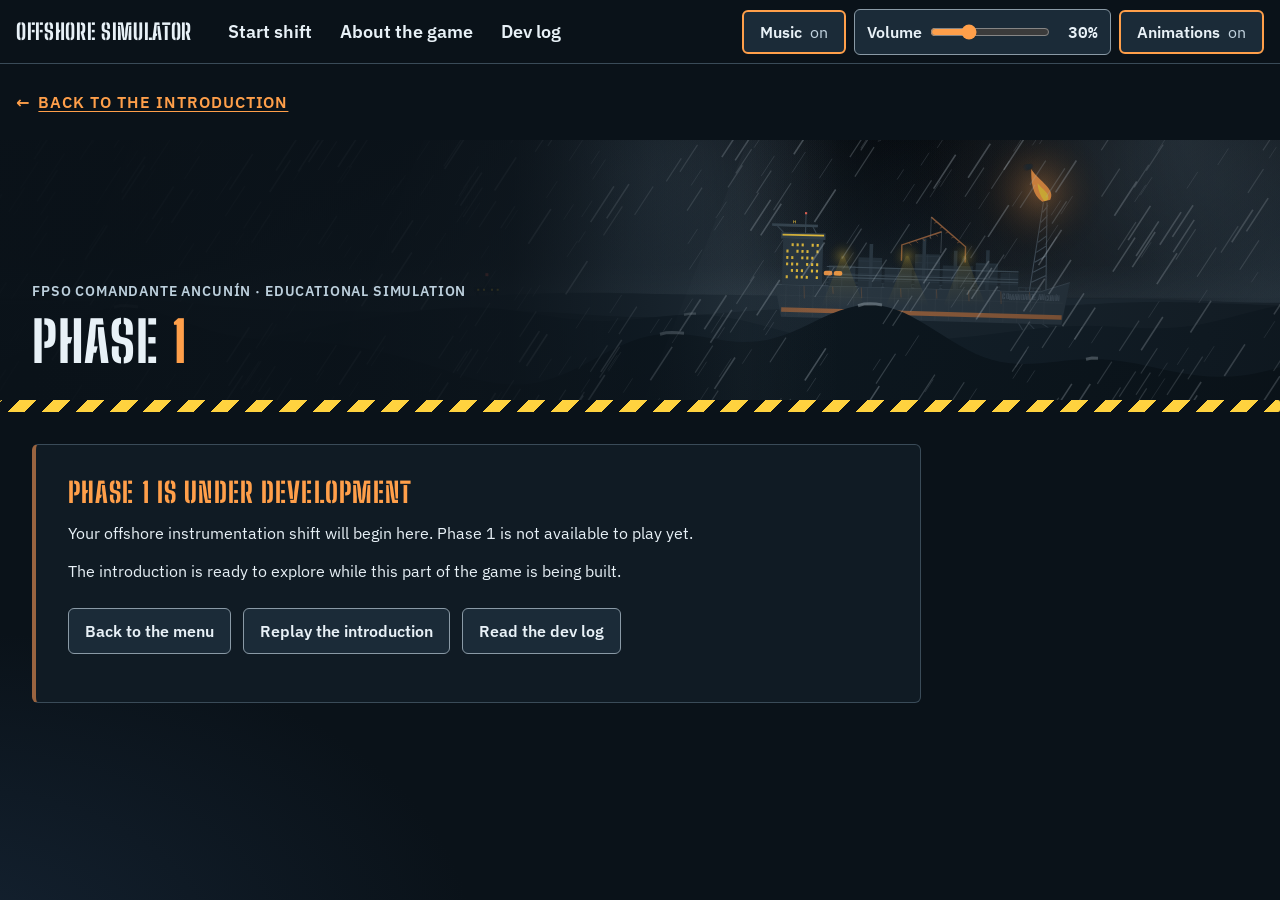
<file: phase1.html>
<!doctype html>
<html lang="en">

<!-- START: HEAD -->
<head>
  <meta charset="utf-8">
  <meta name="viewport" content="width=device-width, initial-scale=1">
  <title>Phase 1 · Offshore Simulator</title>
  <!-- START: FAVICON (flare flame, transparent PNG) -->
  <link rel="icon" type="image/png" sizes="32x32" href="assets/favicon-32.png">
  <link rel="icon" type="image/png" sizes="512x512" href="assets/favicon-512.png">
  <link rel="apple-touch-icon" href="assets/apple-touch-icon.png">
  <!-- END: FAVICON -->
  <meta name="description" content="Phase 1 of Offshore Simulator is under development.">
  <!-- START: SOCIAL SHARE PREVIEW (Open Graph + Twitter/X)
       Shows this card when the link is shared on WhatsApp, Instagram, etc.
       Absolute URLs are required: social apps do not resolve relative ones. -->
  <meta property="og:type" content="website">
  <meta property="og:site_name" content="Offshore Simulator">
  <meta property="og:url" content="https://fpso-offshore-simulator.vercel.app/phase1.html">
  <meta property="og:title" content="Phase 1 · Offshore Simulator">
  <meta property="og:description" content="Phase 1 of Offshore Simulator is under development.">
  <meta property="og:image" content="https://fpso-offshore-simulator.vercel.app/assets/og-preview-square.jpg">
  <meta property="og:image:type" content="image/jpeg">
  <meta property="og:image:width" content="1200">
  <meta property="og:image:height" content="1200">
  <meta property="og:image:alt" content="The FPSO Comandante Ancunín at night in a storm, flare stack burning, beside the Offshore Simulator logo.">
  <meta property="og:locale" content="en_US">
  <meta name="twitter:card" content="summary_large_image">
  <meta name="twitter:title" content="Phase 1 · Offshore Simulator">
  <meta name="twitter:description" content="Phase 1 of Offshore Simulator is under development.">
  <meta name="twitter:image" content="https://fpso-offshore-simulator.vercel.app/assets/og-preview-square.jpg">
  <meta name="twitter:image:alt" content="The FPSO Comandante Ancunín at night in a storm, flare stack burning, beside the Offshore Simulator logo.">
  <!-- END: SOCIAL SHARE PREVIEW (Open Graph + Twitter/X) -->
  <link rel="preload" href="fonts/big-shoulders-stencil-display-latin-800-normal.woff2" as="font" type="font/woff2" crossorigin>
  <link rel="stylesheet" href="css/style.css">
  <link rel="stylesheet" href="css/about.css">
  <script src="js/motion-pref.js"></script>
  <script src="js/storm-page.js" defer></script>
  <script src="js/nav.js" defer></script>
</head>
<!-- END: HEAD -->

<body>

  <!-- START: SKIP LINK (keyboard users jump straight to the text) -->
  <a class="oc-about__skip" href="#about-content">Skip to content</a>
  <!-- END: SKIP LINK -->

  <!-- START: TOP BAR (the same on index.html, aboutthegame.html and devlog.html)
       Sticky at the top. From 1100px everything sits in one row; below that,
       the "Menu" button opens a panel from the right (js/nav.js). -->
  <div class="oc-a11ybar">
    <a class="oc-a11ybar__brand" href="index.html">Offshore Simulator</a>
    <button type="button" class="oc-btn oc-nav-toggle" id="nav-toggle" aria-expanded="false"
      aria-controls="site-menu"><span class="oc-nav-toggle__icon" aria-hidden="true"></span>Menu</button>
    <div class="oc-a11ybar__panel" id="site-menu">
      <button type="button" class="oc-btn oc-nav-close" id="nav-close">Close menu</button>
      <!-- START: MAIN MENU -->
      <nav class="oc-nav" aria-label="Main">
        <ul class="oc-nav__list">
          <li><a class="oc-nav__link" href="phase1.html">Start shift</a></li>
          <li><a class="oc-nav__link" href="aboutthegame.html">About the game</a></li>
          <li><a class="oc-nav__link" href="devlog.html">Dev log</a></li>
        </ul>
      </nav>
      <!-- END: MAIN MENU -->
      <div class="oc-a11ybar__tools">
        <button type="button" id="music-toggle" class="oc-btn" aria-pressed="true" aria-describedby="music-note">Music
          <span class="oc-btn__state" id="music-state" aria-hidden="true">on</span></button>
        <!-- Music volume: native control (keyboard arrows change it in steps of 5) -->
        <div class="oc-volume">
          <label class="oc-volume__label" for="music-volume">Volume</label>
          <input class="oc-volume__input" type="range" id="music-volume" min="0" max="100" step="5" value="30"
            aria-valuetext="30%">
          <output class="oc-volume__value" id="music-volume-value" for="music-volume" aria-hidden="true">30%</output>
        </div>
        <button type="button" id="motion-toggle" class="oc-btn" aria-pressed="true"
          aria-describedby="motion-note">Animations <span class="oc-btn__state" id="motion-state"
            aria-hidden="true">on</span></button>
      </div>
    </div>
    <p id="music-note" class="oc-sr">Turns the background soundtrack on or off. It starts on and kicks in at the first
      tap or key press.</p>
    <p id="motion-note" class="oc-sr">Turns the page animations on or off. If your operating system asks for reduced
      motion, they always stay off.</p>
  </div>
  <!-- Short messages for screen readers and for everyone (animations, music) -->
  <p id="a11y-status" class="oc-status" role="status" aria-live="polite"></p>
  <!-- END: TOP BAR -->

  <!-- START: HEADER -->
  <header class="oc-about__header">
    <a class="oc-about__back" href="intro.html"><span class="oc-about__back-arrow" aria-hidden="true">←</span><span class="oc-about__back-text">Back to the introduction</span></a>
  </header>
  <!-- END: HEADER -->

  <!-- START: HERO (animated storm, same as the menu; still frame with "Reduce motion") -->
  <section class="oc-about__hero" aria-labelledby="about-title">
    <div class="oc-about__scene"><canvas id="storm" aria-hidden="true"></canvas></div>
    <div class="oc-about__hero-body">
      <p class="oc-label">FPSO Comandante Ancunín · Educational simulation</p>
      <h1 class="oc-about__title oc-about__title--inline" id="about-title">Phase <span>1</span></h1>
    </div>
    <div class="oc-hazard" aria-hidden="true"></div>
  </section>
  <!-- END: HERO -->

  <!-- START: CONTENT (write your entries here, newest first) -->
  <main class="oc-about oc-about--log" id="about-content" tabindex="-1">
    <article class="oc-about__card" aria-labelledby="phase-status-title">
      <h2 class="oc-about__heading" id="phase-status-title">Phase 1 is under development</h2>
      <p>Your offshore instrumentation shift will begin here. Phase 1 is not available to play yet.</p>
      <p>The introduction is ready to explore while this part of the game is being built.</p>
      <!-- START: PHASE ACTIONS (menu, introduction and dev log buttons) -->
      <div class="oc-phase-actions">
        <a class="oc-btn oc-btn--link" href="index.html">Back to the menu</a>
        <a class="oc-btn oc-btn--link" href="intro.html">Replay the introduction</a>
        <a class="oc-btn oc-btn--link" href="devlog.html">Read the dev log</a>
      </div>
      <!-- END: PHASE ACTIONS -->
    </article>
  </main>
  <!-- END: CONTENT -->

</body>

</html>
</file>
<file: css/style.css>
/* ==========================================================================
   OFFSHORE SIMULATOR · v1.1 · css/style.css
   Organization (every block has a START and an END):
     0. Fonts (local files in the fonts/ folder, no external servers)
     1. Design system tokens (colors, spacing, radii, gradients, fonts)
     2. Components (header, buttons, indicators, diagram, camera…)
     3. Page (base, station layout, footer)
   Contrast: every text/background pair was measured at 7:1 or more (AAA).
   Motion: the system's "Reduce motion" setting always turns everything off.
   ========================================================================== */

/* ==========================================================================
   START: 0. FONTS
   The fonts live in the fonts/ folder and are published with the game, so
   the browser never contacts an external server (the player's IP address
   is not shared with third parties). License: SIL Open Font License 1.1,
   copies in fonts/OFL-*.txt. "latin" subset, which covers all of English
   and Portuguese.
   ========================================================================== */
@font-face{font-family:"IBM Plex Sans";font-style:normal;font-weight:400;font-display:swap;src:url("../fonts/ibm-plex-sans-latin-400-normal.woff2") format("woff2")}
@font-face{font-family:"IBM Plex Sans";font-style:normal;font-weight:500;font-display:swap;src:url("../fonts/ibm-plex-sans-latin-500-normal.woff2") format("woff2")}
@font-face{font-family:"IBM Plex Sans";font-style:normal;font-weight:600;font-display:swap;src:url("../fonts/ibm-plex-sans-latin-600-normal.woff2") format("woff2")}
@font-face{font-family:"IBM Plex Mono";font-style:normal;font-weight:400;font-display:swap;src:url("../fonts/ibm-plex-mono-latin-400-normal.woff2") format("woff2")}
@font-face{font-family:"IBM Plex Mono";font-style:normal;font-weight:500;font-display:swap;src:url("../fonts/ibm-plex-mono-latin-500-normal.woff2") format("woff2")}
@font-face{font-family:"IBM Plex Mono";font-style:normal;font-weight:600;font-display:swap;src:url("../fonts/ibm-plex-mono-latin-600-normal.woff2") format("woff2")}
@font-face{font-family:"Big Shoulders Stencil Display";font-style:normal;font-weight:700;font-display:swap;src:url("../fonts/big-shoulders-stencil-display-latin-700-normal.woff2") format("woff2")}
@font-face{font-family:"Big Shoulders Stencil Display";font-style:normal;font-weight:800;font-display:swap;src:url("../fonts/big-shoulders-stencil-display-latin-800-normal.woff2") format("woff2")}
/* ==========================================================================
   END: 0. FONTS
   ========================================================================== */

/* ==========================================================================
   START: 1. TOKENS
   ========================================================================== */
[hidden]{display:none!important}
:root{
  --bg:#0a1219;
  --surface:#101b24;
  --card:#131f29;
  --elevated:#1b2b38;
  --hover:#25384a;
  --border:#3a4b58;
  --border-strong:#8a9aa6;
  --accent:#5795b8;
  --accent-text:#9cc8e2;
  --on-accent:#0a1219;
  --text:#e8f1f7;
  --text-2:#c3d4e0;
  --text-3:#bccfdc;
  --ok-bg:#123c32;
  --ok-text:#a6ebc9;
  --ok-border:#397c62;
  --bad-bg:#4a2028;
  --bad-text:#fbc4ca;
  --bad-border:#a54a55;
  --focus:#ffd23f;
  --brand:#ff9f4a;        /* safety orange: interface highlight · 9:1 on --bg */
  --rust:#9a6440;         /* rust: panel borders (strokes only, 3:1) */
  --space-1:4px;
  --space-2:8px;
  --space-3:12px;
  --space-4:16px;
  --space-5:24px;
  --space-6:32px;
  --radius-sm:4px;
  --radius-md:6px;
  --radius-lg:10px;
  --shadow-panel:0 1px 2px rgba(0, 0, 0, 0.45);
  --touch-target:44px;
  --focus-width:3px;
  --content-max:1440px;
  --gradient-page:radial-gradient(ellipse 60% 45% at 92% -10%, rgba(255,159,74,.10) 0%, transparent 70%), radial-gradient(ellipse 60% 50% at -5% 105%, #142231 0%, transparent 70%);
  --gradient-header:linear-gradient(180deg, #16232e 0%, #0d161e 100%);
  --gradient-panel:linear-gradient(160deg, #1f2e3a 0%, #16222c 45%, #111b24 100%);
  --gradient-diagram:radial-gradient(ellipse 90% 80% at 50% 0%, #1b2c39 0%, #0c161e 75%);
  --gradient-ok:linear-gradient(150deg, #154638 0%, #123c32 55%, #0e3028 100%);
  --gradient-bad:linear-gradient(150deg, #552530 0%, #4a2028 55%, #3d1a21 100%);
  --font-sans:"IBM Plex Sans", system-ui, -apple-system, "Segoe UI", sans-serif;
  --font-display:"Big Shoulders Stencil Display", Impact, "Arial Narrow", sans-serif;
  --font-mono:"IBM Plex Mono", ui-monospace, "SFMono-Regular", Consolas, monospace;
}
/* ==========================================================================
   END: 1. TOKENS
   ========================================================================== */

/* ==========================================================================
   START: 2. COMPONENTS
   ========================================================================== */
/* ----- START: Component base ----- */
/* Offshore Simulator — component styles. Depends only on tokens.css (variables --bg, --card, --ok-bg...). */
.oc-root{background:var(--gradient-page),var(--bg);background-attachment:fixed;color:var(--text);font-family:var(--font-sans);font-size:16px;line-height:26px}
.oc-root *,.oc-root *::before,.oc-root *::after{box-sizing:border-box}
.oc-root :where(button,input,summary,a,[tabindex]):focus-visible{outline:var(--focus-width) solid var(--focus);outline-offset:3px}
.oc-num{font-family:var(--font-mono);font-variant-numeric:tabular-nums}
.oc-label{font-size:14px;line-height:20px;font-weight:600;letter-spacing:.06em;text-transform:uppercase;color:var(--text-3)}
.oc-sr{position:absolute;width:1px;height:1px;margin:-1px;padding:0;overflow:hidden;clip:rect(0,0,0,0);white-space:nowrap;border:0}
/* ----- END: Component base ----- */

/* ----- START: Panel ----- */
/* Panel */
.oc-panel{background:var(--gradient-panel);border:1px solid var(--border);border-radius:var(--radius-lg);padding:var(--space-5);box-shadow:var(--shadow-panel);min-width:0}
.oc-panel__head{display:flex;align-items:center;justify-content:space-between;flex-wrap:wrap;gap:var(--space-2);margin-bottom:var(--space-4)}
.oc-panel__title{margin:0;font-size:20px;line-height:28px;font-weight:600;color:var(--text)}
/* ----- END: Panel ----- */

/* ----- START: Button ----- */
/* Button */
.oc-btn{display:inline-flex;align-items:center;justify-content:center;gap:var(--space-2);min-height:var(--touch-target);padding:0 var(--space-4);border:1px solid var(--border-strong);border-radius:var(--radius-md);background:var(--elevated);color:var(--text);font:600 16px/24px var(--font-sans);cursor:pointer}
.oc-btn:hover{background:var(--hover)}
.oc-btn[aria-pressed="true"]{border:2px solid var(--accent-text)}
.oc-btn[aria-disabled="true"]{color:var(--text-3);border-color:var(--border);cursor:not-allowed}
.oc-btn[aria-disabled="true"]:hover{background:var(--elevated)}
.oc-btn__state{font-weight:400;color:var(--text-2)}
.oc-btn--primary{background:var(--accent-text);border-color:var(--accent-text);color:var(--on-accent)}
.oc-btn--primary:hover{background:var(--text-2);border-color:var(--text-2)}
.oc-btn:disabled{color:var(--text-3);border-color:var(--border);background:var(--elevated);cursor:not-allowed}
/* ----- END: Button ----- */

/* ----- START: Tag (neutral information) ----- */
/* Tag (neutral information) */
.oc-tag{display:inline-flex;align-items:center;gap:var(--space-1);padding:2px var(--space-2);border:1px solid var(--border-strong);border-radius:var(--radius-sm);font-size:14px;line-height:20px;font-weight:600;letter-spacing:.06em;text-transform:uppercase;color:var(--text-2);white-space:nowrap}
/* ----- END: Tag (neutral information) ----- */

/* ----- START: StatusBadge ----- */
/* StatusBadge: the state comes from data-state, and the text always spells out the state */
.oc-badge{display:inline-flex;align-items:center;gap:var(--space-1);padding:2px var(--space-2);border:1px solid var(--border-strong);border-radius:var(--radius-sm);background:var(--elevated);color:var(--text-2);font-size:14px;line-height:20px;font-weight:600;letter-spacing:.06em;text-transform:uppercase;white-space:nowrap}
.oc-badge[data-state="ok"]{background:var(--ok-bg);border-color:var(--ok-border);color:var(--ok-text)}
.oc-badge[data-state="bad"]{background:var(--bad-bg);border-color:var(--bad-border);color:var(--bad-text)}
/* ----- END: StatusBadge ----- */

/* ----- START: OperationalHeader ----- */
/* OperationalHeader */
.oc-header{display:flex;align-items:center;justify-content:space-between;flex-wrap:wrap;gap:var(--space-4);padding:var(--space-3) var(--space-4);background:var(--gradient-header);border-bottom:1px solid var(--border)}
.oc-header__brand{display:flex;flex-direction:column;gap:2px;min-width:0}
.oc-header__name{margin:0;font-size:22px;line-height:28px;font-weight:600;letter-spacing:.08em;text-transform:uppercase;color:var(--text)}
.oc-header__name em{font-style:normal;color:var(--accent-text)}
.oc-header__meta{display:flex;align-items:center;flex-wrap:wrap;gap:var(--space-2)}
/* ----- END: OperationalHeader ----- */

/* ----- START: IndicatorCard ----- */
/* IndicatorCard */
.oc-indicators{display:grid;grid-template-columns:repeat(2,minmax(0,1fr));gap:var(--space-4)}
.oc-indicator{min-width:0;padding:var(--space-4);border:1px solid var(--border);border-radius:var(--radius-lg);background:var(--card);transition:background-color .2s ease,border-color .2s ease}
.oc-indicator[data-state="ok"]{background:var(--gradient-ok);border-color:var(--ok-border)}
.oc-indicator[data-state="bad"]{background:var(--gradient-bad);border-color:var(--bad-border)}
.oc-indicator__name{margin:0;font-size:16px;line-height:24px;font-weight:600;color:var(--text-2)}
.oc-indicator__value{display:flex;align-items:baseline;gap:var(--space-1);margin:var(--space-3) 0;font-family:var(--font-mono);font-variant-numeric:tabular-nums;font-size:40px;line-height:44px;font-weight:600;color:var(--text);overflow-wrap:anywhere}
.oc-indicator__unit{font-size:15px;line-height:22px;font-weight:400;color:var(--text-3)}
.oc-indicator[data-state="ok"] .oc-indicator__value{color:var(--ok-text)}
.oc-indicator[data-state="bad"] .oc-indicator__value{color:var(--bad-text)}
.oc-indicator[data-state="ok"] .oc-indicator__unit{color:var(--ok-text)}
.oc-indicator[data-state="bad"] .oc-indicator__unit{color:var(--bad-text)}
.oc-indicator__status{margin:0;display:flex;align-items:center;gap:var(--space-1);font-size:15px;line-height:22px;font-weight:600;color:var(--text-2)}
.oc-indicator[data-state="ok"] .oc-indicator__status{color:var(--ok-text)}
.oc-indicator[data-state="bad"] .oc-indicator__status{color:var(--bad-text)}
.oc-indicator__target{margin:var(--space-1) 0 0;font-size:15px;line-height:22px;color:var(--text-3)}
.oc-indicator[data-state="ok"] .oc-indicator__target,.oc-indicator[data-state="bad"] .oc-indicator__target{color:var(--text-2)}
@media (max-width:430px){
  .oc-indicators{gap:var(--space-2)}
  .oc-indicator{padding:var(--space-3)}
  .oc-indicator__value{font-size:28px;line-height:32px}
  .oc-indicator__unit{font-size:14px}
}
/* ----- END: IndicatorCard ----- */

/* ----- START: RangeControl ----- */
/* RangeControl */
.oc-range{display:grid;gap:var(--space-2)}
.oc-range__row{display:flex;justify-content:space-between;align-items:baseline;gap:var(--space-4)}
.oc-range__label{font-size:16px;line-height:26px;font-weight:600;color:var(--text)}
.oc-range__value{font-family:var(--font-mono);font-variant-numeric:tabular-nums;font-size:20px;line-height:24px;font-weight:600;color:var(--accent-text)}
.oc-range__input{width:100%;min-height:var(--touch-target);margin:0;accent-color:var(--accent);background:transparent;cursor:pointer}
.oc-range__ends{display:flex;justify-content:space-between;gap:var(--space-2);font-size:15px;line-height:22px;color:var(--text-3)}
.oc-range__effect{margin:0;font-size:15px;line-height:22px;color:var(--text-2)}
/* ----- END: RangeControl ----- */

/* ----- START: DiagnosticPanel ----- */
/* DiagnosticPanel */
.oc-diag{display:grid;gap:var(--space-3)}
.oc-diag__state{display:flex;align-items:center;justify-content:space-between;flex-wrap:wrap;gap:var(--space-2)}
.oc-diag__message{margin:0;color:var(--text)}
.oc-diag__list{margin:0;padding:0;list-style:none;display:grid;gap:var(--space-2)}
.oc-diag__item{display:flex;gap:var(--space-2);align-items:flex-start;padding:var(--space-3);border:1px solid var(--border);border-radius:var(--radius-md);background:var(--elevated);font-size:16px;line-height:24px}
.oc-diag__item[data-state="ok"]{background:var(--gradient-ok);border-color:var(--ok-border);color:var(--ok-text)}
.oc-diag__item[data-state="bad"]{background:var(--gradient-bad);border-color:var(--bad-border);color:var(--bad-text)}
.oc-diag__log{margin:0;padding:0;list-style:none;border-top:1px solid var(--border)}
.oc-diag__log li{display:flex;gap:var(--space-3);padding:var(--space-2) 0;border-bottom:1px solid var(--border);font-size:15px;line-height:22px;color:var(--text-2)}
.oc-diag__log time{font-family:var(--font-mono);font-variant-numeric:tabular-nums;color:var(--text-3)}
/* ----- END: DiagnosticPanel ----- */

/* ----- START: NarrationPanel ----- */
/* NarrationPanel */
.oc-narr{display:grid;gap:var(--space-3)}
.oc-narr__actions{display:flex;flex-wrap:wrap;gap:var(--space-2)}
.oc-narr__feedback{margin:0;font-size:15px;line-height:22px;color:var(--text-2)}
.oc-narr__summary{padding:var(--space-4);border:1px solid var(--border);border-radius:var(--radius-md);background:var(--surface)}
.oc-narr__summary h4{margin:0 0 var(--space-2);font-size:16px;line-height:24px;font-weight:600;color:var(--text)}
.oc-narr__summary p{margin:0;font-size:16px;line-height:26px;color:var(--text-2)}
/* ----- END: NarrationPanel ----- */

/* ----- START: ProcessDiagram (SVG) ----- */
/* ProcessDiagram (SVG) */
.oc-diagram{display:block;width:100%;height:auto;background:radial-gradient(circle,rgba(116,145,166,.16) 1px,transparent 1.6px) 0 0/24px 24px,var(--gradient-diagram);border:1px solid var(--border);border-radius:var(--radius-lg)}
.oc-diagram text{font-family:var(--font-sans);fill:var(--text-2);font-size:16px}
.oc-diagram .oc-d-title{fill:var(--text);font-weight:600;font-size:17px}
.oc-diagram .oc-d-read{font-family:var(--font-mono);fill:var(--text);font-size:16px;font-weight:500}
.oc-diagram .oc-d-pipe{fill:none;stroke:var(--accent);stroke-width:6;stroke-linecap:round}
.oc-diagram .oc-d-pipe-edge{fill:none;stroke:var(--surface);stroke-width:2}
.oc-diagram .oc-d-flow{fill:none;stroke:var(--text);stroke-opacity:.8;stroke-width:2;stroke-dasharray:2 14;stroke-linecap:round;animation:oc-flow 1.2s linear infinite}
.oc-diagram .oc-d-equip{fill:var(--elevated);stroke:var(--border-strong);stroke-width:2}
.oc-diagram .oc-d-liquid{fill:var(--accent);fill-opacity:.55}
.oc-diagram [data-equip]{cursor:pointer}
.oc-diagram [data-equip]:focus{outline:none}
.oc-diagram [data-equip]:focus-visible .oc-d-equip,.oc-diagram [data-equip][data-selected="true"] .oc-d-equip{stroke:var(--focus);stroke-width:3}
.oc-diagram .oc-d-sensor{fill:var(--card);stroke:var(--border-strong);stroke-width:2}
.oc-diagram [data-state="ok"] .oc-d-sensor{fill:var(--ok-bg);stroke:var(--ok-border)}
.oc-diagram [data-state="bad"] .oc-d-sensor{fill:var(--bad-bg);stroke:var(--bad-border)}
.oc-diagram [data-state="ok"] .oc-d-read{fill:var(--ok-text)}
.oc-diagram [data-state="bad"] .oc-d-read{fill:var(--bad-text)}
@keyframes oc-flow{to{stroke-dashoffset:-16}}
/* ----- END: ProcessDiagram (SVG) ----- */

/* ----- START: ProcessDiagram ----- */
/* ProcessDiagram: landscape by default; portrait only on a narrow portrait screen. The height never exceeds the screen, so the flow diagram is always shown in full */
.oc-diagram--portrait{display:none}
.oc-diagram--landscape{width:min(100%, calc((100vh - 48px) * 760 / 270));width:min(100%, calc((100dvh - 48px) * 760 / 270));margin-inline:auto}
.oc-diagram.is-idle .oc-d-flow{animation:none;opacity:0}
.oc-diagram .oc-d-fluid{fill:var(--accent-text);font-style:italic;font-size:16px}
@media (orientation:portrait) and (max-width:760px){
  .oc-diagram--landscape{display:none}
  .oc-diagram--portrait{display:block;width:min(100%, 420px, calc((100vh - 48px) * 360 / 540));width:min(100%, 420px, calc((100dvh - 48px) * 360 / 540));margin-inline:auto}
}
/* ----- END: ProcessDiagram ----- */

/* ----- START: ValveCloseUp ----- */
/* ValveCloseUp: close-up camera of the inside of the valve */
.oc-cam{position:relative;overflow:hidden;border:1px solid var(--border);border-radius:var(--radius-lg);background:var(--gradient-diagram)}
.oc-cam__canvas{display:block;width:100%;aspect-ratio:2/1;max-height:calc(100vh - 140px);max-height:calc(100dvh - 140px)}
.oc-cam__hud{display:flex;justify-content:space-between;gap:var(--space-2);flex-wrap:wrap;padding:var(--space-3);border-bottom:1px solid var(--border)}
.oc-cam__hud .oc-tag{background:rgba(9,17,27,.72)}
.oc-cam__foot{display:flex;gap:var(--space-2);flex-wrap:wrap;padding:var(--space-3);border-top:1px solid var(--border)}
.oc-cam__caption{margin:var(--space-3) 0 0;font-size:16px;line-height:24px;color:var(--text-2)}
@media (max-width:760px){.oc-cam__canvas{aspect-ratio:4/3}}
/* ----- END: ValveCloseUp ----- */

/* ----- START: About the operation (collapsed topics) ----- */
/* Optional reference: each topic is a native details/summary (opens with
   a click, a tap, Enter or Space). Mobile first: drawing above the
   text; from 900px up, side by side. */
.oc-guide{display:grid;gap:var(--space-5)}
.oc-guide__head{display:grid;gap:var(--space-2)}
.oc-guide__lead{margin:0;color:var(--text-2);max-width:80ch}
.oc-guide__lead strong{color:var(--text)}
.oc-guide__group{display:grid;gap:var(--space-2)}
.oc-guide__group-title{margin:0 0 var(--space-1);font:800 26px/30px var(--font-display);letter-spacing:.03em;text-transform:uppercase;color:var(--brand)}
.oc-topic{border:1px solid var(--border);border-radius:var(--radius-md);background:var(--surface)}
.oc-topic>summary{display:flex;align-items:center;gap:var(--space-3);min-height:var(--touch-target);padding:var(--space-2) var(--space-4);font-size:18px;line-height:26px;font-weight:600;color:var(--text);cursor:pointer;list-style:none}
.oc-topic>summary::-webkit-details-marker{display:none}
.oc-topic>summary::before{content:"+";flex:none;display:inline-grid;place-items:center;width:28px;height:28px;border:2px solid var(--brand);border-radius:var(--radius-sm);font:700 20px/1 var(--font-mono);color:var(--brand)}
.oc-topic[open]>summary::before{content:"−"}
.oc-topic[open]>summary{border-bottom:1px solid var(--border)}
.oc-topic>summary:hover{background:var(--elevated)}
.oc-topic__body{display:grid;gap:var(--space-4);padding:var(--space-4);align-items:center}
.oc-topic__fig{margin:0;padding:var(--space-4);border:1px solid var(--border);border-radius:var(--radius-lg);background:radial-gradient(circle,rgba(116,145,166,.16) 1px,transparent 1.6px) 0 0/24px 24px,var(--gradient-diagram)}
.oc-topic__fig svg{display:block;width:100%;max-width:440px;height:auto;margin-inline:auto;overflow:visible}
.oc-topic__text p{margin:0;font-size:17px;line-height:28px;color:var(--text-2);max-width:62ch}
@media (max-width:599px){.oc-topic__body{padding:var(--space-3)}.oc-topic__fig{padding:var(--space-2)}}
@media (min-width:900px){.oc-topic__body{grid-template-columns:minmax(0,1fr) minmax(0,1.1fr);gap:var(--space-6)}}
.oc-guide .intro-note{margin:0;font-size:15px;line-height:22px;color:var(--text-3)}

/* Illustrations (SVG). Text at 16 units or larger, so it does not
   end up too small on a phone. CSS animations only: the Motion
   rules (further down) stop all of them. */
.oc-topic__fig text{font-family:var(--font-sans);font-size:17px;fill:var(--text-2)}
.oc-topic__fig .tv-strong{fill:var(--text);font-weight:600}
.oc-topic__fig .tv-muted{fill:var(--text-3)}
.oc-topic__fig .tv-tag{font-family:var(--font-mono);font-weight:600;letter-spacing:0;fill:var(--accent-text)}
.oc-topic__fig .tv-tag--hot{fill:var(--focus)}
.tv-node rect{fill:var(--elevated);stroke:var(--border-strong);stroke-width:2}
.tv-node text{fill:var(--text);font-weight:600}
.tv-node--hot rect{stroke:var(--accent-text)}
.tv-pipe{fill:none;stroke:var(--accent);stroke-width:6;stroke-linecap:round;stroke-linejoin:round}
.tv-pipe--thin{stroke-width:4}
.tv-flow,.tv-signal-flow{fill:none;stroke:var(--text);stroke-width:2;stroke-dasharray:2 12;stroke-linecap:round;animation:oc-flow 1.2s linear infinite}
.tv-signal{fill:none;stroke:var(--border-strong);stroke-width:2;stroke-dasharray:8 6}
.tv-signal-flow{stroke:var(--focus);stroke-dasharray:3 40;animation-duration:1.6s}
.tv-bracket{fill:none;stroke:var(--focus);stroke-width:2;stroke-dasharray:6 6}
.tv-wall{fill:none;stroke:var(--border-strong);stroke-width:2}
.tv-line,.tv-axis,.tv-axis-head{fill:none;stroke:var(--border-strong);stroke-width:2;stroke-linecap:round;stroke-linejoin:round}
.tv-liquid,.tv-oil{fill:var(--accent);fill-opacity:.35}
.tv-water{fill:var(--accent);fill-opacity:.7}
.tv-bubble{fill:var(--text);fill-opacity:.85;animation:oc-rise 2.4s ease-in infinite}
.tv-d1{animation-delay:-.5s}.tv-d2{animation-delay:-1s}.tv-d3{animation-delay:-1.5s}.tv-d4{animation-delay:-2s}
@keyframes oc-rise{from{transform:translateY(0);opacity:0}15%{opacity:1}to{transform:translateY(-110px);opacity:0}}
#topico-4 .tv-bubble{animation-name:oc-rise-short}
@keyframes oc-rise-short{from{transform:translateY(0);opacity:0}20%{opacity:1}to{transform:translateY(-40px);opacity:0}}
.tv-bar{transform-box:fill-box;transform-origin:left center}
.tv-bar--main{fill:var(--accent)}
.tv-bar--rest{fill:var(--accent-text);fill-opacity:.55}
.oc-topic[open] .tv-bar{animation:oc-grow .9s ease-out both}
.oc-topic[open] .tv-bar--rest{animation-delay:.5s}
@keyframes oc-grow{from{transform:scaleX(0)}to{transform:scaleX(1)}}
.tv-chip rect{fill:var(--elevated);stroke:var(--border-strong)}
.tv-chip text{fill:var(--text);font-family:var(--font-mono)}
.tv-chip--bad rect{fill:var(--bad-bg);stroke:var(--bad-border)}
.tv-chip--bad text{fill:var(--bad-text)}
.tv-tower{fill:none;stroke:var(--border-strong);stroke-width:2;stroke-linecap:round}
.tv-psv{fill:var(--elevated);stroke:var(--border-strong);stroke-width:2;stroke-linejoin:round}
.tv-flame{transform-box:fill-box;transform-origin:50% 100%;animation:oc-flicker 1.4s ease-in-out infinite alternate}
.tv-flame__outer{fill:var(--focus)}
.tv-flame__inner{fill:var(--bg)}
@keyframes oc-flicker{from{transform:scale(1,1)}to{transform:scale(.92,1.08)}}
.tv-ring{fill:none;stroke:var(--border);stroke-width:6}
.tv-ring-flow{fill:none;stroke:var(--accent-text);stroke-width:3;stroke-dasharray:4 14;stroke-linecap:round;animation:oc-flow 1.2s linear infinite}
.tv-bubble-tag circle{fill:var(--card);stroke:var(--border-strong);stroke-width:2}
.tv-bubble-tag text{fill:var(--text);font-family:var(--font-mono);font-weight:600}
/* ----- END: About the operation ----- */

/* ----- START: Legend ----- */
/* Legend: caption below each animated drawing */
.oc-legend{margin:var(--space-4) 0 0;padding:var(--space-4);border:1px solid var(--border);border-radius:var(--radius-md);background:rgba(9,17,27,.35)}
.oc-legend__title{margin:0 0 var(--space-3);font-size:14px;line-height:20px;font-weight:600;letter-spacing:.06em;text-transform:uppercase;color:var(--text-3)}
.oc-legend__list{margin:0;display:grid;grid-template-columns:repeat(2,minmax(0,1fr));gap:var(--space-3) var(--space-5)}
.oc-legend__item{min-width:0}
.oc-legend__item dt{display:flex;align-items:center;gap:var(--space-3);font-size:15px;line-height:22px;font-weight:600;color:var(--text)}
.oc-legend__item svg{flex:none;display:block;width:36px;height:28px}
.oc-legend__item dd{margin:2px 0 0 48px;font-size:15px;line-height:22px;color:var(--text-2)}
@media (max-width:760px){.oc-legend__list{grid-template-columns:minmax(0,1fr)}}
/* ----- END: Legend ----- */

/* ----- START: AccessibilityBar ----- */
/* AccessibilityBar: shortcuts, animations button and accessibility link, before the header */
.oc-a11ybar{display:flex;flex-wrap:wrap;align-items:center;justify-content:space-between;gap:var(--space-2) var(--space-5);padding:var(--space-2) var(--space-4);background:var(--bg);border-bottom:1px solid var(--border)}
.oc-skip{display:flex;flex-wrap:wrap;gap:var(--space-1) var(--space-2);margin:0;padding:0;list-style:none}
.oc-link{display:inline-flex;align-items:center;gap:var(--space-2);min-height:var(--touch-target);padding:0 var(--space-2);color:var(--accent-text);font-size:15px;line-height:22px;text-decoration:underline;text-underline-offset:3px;border-radius:var(--radius-sm)}
.oc-link:hover{color:var(--text)}
.oc-a11ybar__tools{display:flex;flex-wrap:wrap;align-items:center;gap:var(--space-2)}
/* Music volume: label, slider and percentage value */
.oc-volume{display:flex;align-items:center;gap:var(--space-2);min-height:var(--touch-target);padding:0 var(--space-3);border:1px solid var(--border-strong);border-radius:var(--radius-md);background:var(--elevated)}
.oc-volume__label{font:600 16px/24px var(--font-sans);color:var(--text)}
.oc-volume__input{width:120px;min-height:var(--touch-target);margin:0;accent-color:var(--brand);background:transparent;cursor:pointer}
.oc-volume__value{min-width:4ch;font:600 16px/24px var(--font-mono);font-variant-numeric:tabular-nums;color:var(--text);text-align:right}
/* Mobile: Music and Animations share the first row; the volume takes up the whole second row */
@media (max-width:599px){
  .oc-a11ybar__tools{width:100%}
  .oc-a11ybar__tools>.oc-btn{flex:1 1 0}
  .oc-volume{order:3;flex:1 1 100%}
  .oc-volume__input{flex:1;width:auto}
}
/* Short notice (music, animations, progress): floats over the page, just
   below the top bar, without pushing the content down. It disappears on its
   own after a few seconds (the screen reader has already read it out). */
.oc-status{position:fixed;z-index:40;top:72px;right:var(--space-4);max-width:min(420px,calc(100% - 32px));margin:0;font-size:16px;line-height:24px;color:var(--text);pointer-events:none}
.oc-status:not(:empty){padding:var(--space-3) var(--space-4);background:var(--elevated);border:1px solid var(--border-strong);border-left:4px solid var(--brand);border-radius:var(--radius-md);box-shadow:0 8px 24px rgba(0,0,0,.45)}
/* ----- END: AccessibilityBar ----- */

/* ----- START: Mission and current objective ----- */
/* On entry: a large card with the mission and the two choices.
   During play: a compact strip, fixed to the top from 761px up, so the
   objective is always in view. Color is never the only cue: the
   number of indicators within target is written out. */
.oc-mission{display:grid;gap:var(--space-4);padding:var(--space-5);border:2px solid var(--brand);border-radius:var(--radius-sm);background:var(--card);box-shadow:var(--shadow-panel)}
.oc-mission__body{display:grid;gap:var(--space-2);min-width:0}
.oc-mission__eyebrow{margin:0;color:var(--brand)}
.oc-mission__title{margin:0;font:800 44px/1 var(--font-display);letter-spacing:.03em;text-transform:uppercase;color:var(--text)}
.oc-mission__text{margin:0;font-size:20px;line-height:31px;color:var(--text);max-width:68ch}
.oc-mission__tally{justify-self:start;margin:0;padding:2px var(--space-2);border:1px solid var(--border-strong);border-radius:var(--radius-sm);font:600 15px/22px var(--font-mono);color:var(--text)}
.oc-mission__tally[data-state="ok"]{background:var(--ok-bg);border-color:var(--ok-border);color:var(--ok-text)}
.oc-mission__tally[data-state="bad"]{background:var(--bad-bg);border-color:var(--bad-border);color:var(--bad-text)}
.oc-mission__actions{display:flex;flex-wrap:wrap;gap:var(--space-3)}
.oc-mission[data-mode="intro"] .oc-mission__actions .oc-btn{min-height:56px;padding:0 var(--space-5);font:800 22px/1 var(--font-display);letter-spacing:.05em;text-transform:uppercase}
@media (max-width:599px){.oc-mission__actions .oc-btn{flex:1 1 100%}.oc-mission__title{font-size:36px}.oc-mission__text{font-size:18px;line-height:28px}}
/* Compact strip (training, challenge and free exploration): the heading
   is still there for the screen reader, but is hidden from view. */
.oc-mission[data-mode="training"],.oc-mission[data-mode="challenge"],.oc-mission[data-mode="free"]{gap:var(--space-3);padding:var(--space-3) var(--space-4)}
.oc-mission[data-mode="training"] .oc-mission__title,.oc-mission[data-mode="challenge"] .oc-mission__title,.oc-mission[data-mode="free"] .oc-mission__title{position:absolute;width:1px;height:1px;margin:-1px;overflow:hidden;clip:rect(0,0,0,0);white-space:nowrap}
.oc-mission[data-mode="training"] .oc-mission__text,.oc-mission[data-mode="challenge"] .oc-mission__text,.oc-mission[data-mode="free"] .oc-mission__text{font-size:18px;line-height:27px;font-weight:600;max-width:none}
.oc-mission[data-mode="done"]{border-color:var(--ok-border);background:var(--gradient-ok)}
.oc-mission[data-mode="done"] .oc-mission__eyebrow{color:var(--ok-text)}
.oc-mission[data-mode="done"] .oc-mission__text{font-size:18px;line-height:29px}
/* Mobile: target badge below the step text. From 761px up: beside it. */
.oc-mission[data-mode="training"] .oc-mission__body,.oc-mission[data-mode="challenge"] .oc-mission__body,.oc-mission[data-mode="free"] .oc-mission__body{gap:var(--space-1)}
@media (min-width:761px){
  .oc-mission:not([data-mode="intro"]){grid-template-columns:minmax(0,1fr) auto;align-items:center}
  .oc-mission[data-mode="training"] .oc-mission__body,.oc-mission[data-mode="challenge"] .oc-mission__body,.oc-mission[data-mode="free"] .oc-mission__body{grid-template-columns:auto minmax(0,1fr);align-items:center;column-gap:var(--space-3);row-gap:var(--space-1)}
  .oc-mission[data-mode="training"] .oc-mission__text,.oc-mission[data-mode="challenge"] .oc-mission__text,.oc-mission[data-mode="free"] .oc-mission__text{grid-column:1/-1;grid-row:2}
  .oc-mission__eyebrow{grid-row:1;grid-column:1}
  .oc-mission__tally{grid-row:1;grid-column:2}
  .oc-mission[data-mode="training"],.oc-mission[data-mode="challenge"],.oc-mission[data-mode="free"]{position:sticky;top:0;z-index:15;box-shadow:0 8px 20px rgba(0,0,0,.55)}
  /* Focus is never hidden behind the fixed strip (WCAG 2.4.11) */
  html:has(#missao[data-mode="training"]),html:has(#missao[data-mode="challenge"]),html:has(#missao[data-mode="free"]){scroll-padding-top:var(--mission-h,150px)}
}
/* ----- END: Mission and current objective ----- */

/* ----- START: Guided training ----- */
/* The current step's control gets a steady yellow outline (no blinking) and
   the training box appears just below it, pointing up. */
.oc-range.is-coach{margin:calc(var(--space-3) * -1);padding:var(--space-3);border:var(--focus-width) solid var(--focus);border-radius:var(--radius-md);background:transparent}
.oc-coach{position:relative;display:grid;gap:var(--space-2);padding:var(--space-4);border:2px solid var(--focus);border-radius:var(--radius-md);background:var(--bg)}
.oc-coach::before{content:"";position:absolute;top:-10px;left:28px;width:16px;height:16px;background:var(--bg);border-left:2px solid var(--focus);border-top:2px solid var(--focus);transform:rotate(45deg)}
.oc-coach__step{margin:0;font:600 15px/22px var(--font-mono);letter-spacing:.04em;text-transform:uppercase;color:var(--focus)}
.oc-coach__task{margin:0;font-size:18px;line-height:28px;font-weight:600;color:var(--text)}
.oc-coach__hint{margin:0;font-size:16px;line-height:24px;color:var(--text-2)}
.oc-coach__result{margin:var(--space-1) 0 0;padding:var(--space-3);border-left:4px solid var(--accent-text);border-radius:var(--radius-sm);background:var(--surface);font-size:16px;line-height:26px;color:var(--text)}
.oc-coach__actions{display:flex;flex-wrap:wrap;gap:var(--space-2);margin-top:var(--space-1)}
@media (max-width:430px){.oc-coach__actions .oc-btn{flex:1 1 100%}}
/* ----- END: Guided training ----- */

/* ----- START: Effect of the adjustment ----- */
.oc-consequence{margin-top:var(--space-5);padding-top:var(--space-4);border-top:1px solid var(--border)}
.oc-consequence__title{margin:0 0 var(--space-1)}
.oc-consequence__text{margin:0;font-size:16px;line-height:25px;color:var(--text)}
/* ----- END: Effect of the adjustment ----- */

/* ----- START: Listen to indicators ----- */
.oc-listen{display:flex;flex-wrap:wrap;gap:var(--space-2)}
.oc-listen__feedback{margin:0 0 var(--space-3);font-size:15px;line-height:22px;color:var(--text-2)}
.oc-listen__feedback:empty{display:none}
/* ----- END: Listen to indicators ----- */

/* ----- START: Explanation of the selected item (camera 1) ----- */
.oc-info{display:grid;gap:var(--space-2);margin-top:var(--space-3);padding:var(--space-4);border:2px solid var(--focus);border-radius:var(--radius-md);background:var(--bg)}
.oc-info__title{margin:0;font-size:18px;line-height:26px;font-weight:600;color:var(--text)}
.oc-info__text,.oc-info__more{margin:0;color:var(--text-2)}
.oc-info__read{margin:0;font:500 16px/24px var(--font-mono);color:var(--text)}
.oc-info__actions{display:flex;flex-wrap:wrap;gap:var(--space-2)}
.oc-btn--quiet{margin-top:var(--space-3)}
.oc-diagram [data-sensor]{cursor:pointer}
.oc-diagram [data-sensor]:focus{outline:none}
.oc-diagram [data-sensor]:focus-visible .oc-d-sensor,.oc-diagram [data-sensor][data-selected="true"] .oc-d-sensor{stroke:var(--focus);stroke-width:4}
/* ----- END: Explanation of the selected item ----- */

/* ----- START: Collapsed sections (Other alerts, History, Learn more…) ----- */
.oc-more>summary{display:flex;align-items:center;min-height:var(--touch-target);cursor:pointer;font-weight:600}
.oc-more[open]>summary{margin-bottom:var(--space-2)}
.oc-diag__tip{margin:0;color:var(--text)}
/* ----- END: Collapsed sections ----- */

/* ----- START: Camera 2 · instruction and "Understand the drawing" ----- */
.oc-cam__task{display:flex;flex-wrap:wrap;align-items:center;justify-content:space-between;gap:var(--space-2) var(--space-4);margin-bottom:var(--space-3)}
.oc-cam__task .oc-btn--quiet{margin-top:0}
.oc-cam__instruction{margin:0;font-size:18px;line-height:27px;font-weight:600;color:var(--text)}
.oc-cam__more{margin-top:var(--space-3)}
.oc-cam__about{margin:0 0 var(--space-3);color:var(--text-2);max-width:70ch}
.oc-cam__more .oc-legend__item dd strong{color:var(--text)}
/* ----- END: Camera 2 ----- */

/* ----- START: Links within the text ----- */
.oc-link--inline{display:inline;min-height:0;padding:0}
/* ----- END: Links within the text ----- */

/* ----- START: Two-part phase ----- */
/* Part 1 (A): only the valve, flow rate, pressure and camera 2.
   Part 2 (B): both controls, all four indicators, camera 1 and the
   diagnosis. Whatever is not in play leaves the screen and the Tab order. */
.station[data-part="A"] #c-temperature,.station[data-part="A"] #c-stability,
.station[data-part="A"] #range-pump,.station[data-part="A"] #diagnostico,
.station[data-part="A"] #camera-1,.station[data-part="B"] #camera-2{display:none}
@media (min-width:761px){.station[data-part="A"] .oc-indicators{grid-template-columns:repeat(2,minmax(0,1fr))}}
/* Reference screen: "About the operation" and "About the simulation" in place of the phase */
.station[data-view="consulta"]>:not(#consulta){display:none}
.oc-consulta{display:grid;gap:var(--space-5)}
.oc-consulta__back{justify-self:start}
.oc-footnote{text-transform:none;letter-spacing:0}
/* ----- END: Two-part phase ----- */

/* ----- START: Motion ----- */
/* Motion: the operating system always wins; the page button can only turn motion off, never back on */
@media (prefers-reduced-motion:reduce){
  *,*::before,*::after{animation:none!important;transition:none!important;scroll-behavior:auto!important}
}
html[data-motion="off"] *,html[data-motion="off"] *::before,html[data-motion="off"] *::after{animation:none!important;transition:none!important;scroll-behavior:auto!important}
/* ----- END: Motion ----- */

/* ==========================================================================
   END: 2. COMPONENTS
   ========================================================================== */

/* ==========================================================================
   START: 3. PAGE
   ========================================================================== */
/* ============================================================
   START: PAGE BASE
   Background, font and general behavior of the document.
   ============================================================ */
:root{color-scheme:dark}
html{background:var(--bg)}
body{margin:0;min-height:100vh;min-height:100dvh;background:var(--gradient-page),var(--bg);background-attachment:fixed;color:var(--text);font-family:var(--font-sans);font-size:16px;line-height:26px}
/* Any link, even one without a class, follows the theme. Without this the browser
   paints links in its default blue, and purple once they have been visited. */
a,a:visited{color:var(--brand);text-underline-offset:3px}
a:hover{color:var(--text)}
/* Shortcut targets ("Go to…") do not stick to the very top of the screen */
[id]{scroll-margin-top:var(--space-4)}
/* Containers that receive focus only through the shortcuts show no focus ring on click */
[tabindex="-1"]:focus:not(:focus-visible){outline:none}
.hint{margin:0;font-size:15px;line-height:22px;color:var(--text-3)}
/* ============================================================
   END: PAGE BASE
   ============================================================ */

/* ============================================================
   START: STATION LAYOUT
   Two rows, each with a main column and a side column.
   Desktop: columns side by side. Tablet: one column, and the side
   column becomes two columns. Mobile: everything stacked. Nothing is
   reordered by the CSS, so the focus order is always the visual order.
   ============================================================ */
.station{max-width:var(--content-max);margin:0 auto;padding:var(--space-5) var(--space-4) var(--space-6);display:grid;gap:var(--space-5)}
.row{display:grid;gap:var(--space-5);grid-template-columns:minmax(0,1.7fr) minmax(320px,1fr);align-items:start}
.col{display:grid;gap:var(--space-5);align-content:start;min-width:0}
@media (max-width:1100px){
  .row{grid-template-columns:minmax(0,1fr)}
  .col-side{grid-template-columns:repeat(2,minmax(0,1fr))}
}
/* Phase 2 station: operations panel on the left, cameras on the right */
.row--station{grid-template-columns:minmax(360px,1fr) minmax(0,1.5fr)}
/* Indicator strip: four side by side from 761px up; landscape cards from 1280px up */
@media (min-width:761px){
  .a-indicators{padding:var(--space-4) var(--space-5)}
  .a-indicators .oc-panel__head{margin-bottom:var(--space-3)}
  .a-indicators .oc-panel__title{font-size:26px;line-height:28px}
  .oc-indicators{grid-template-columns:repeat(4,minmax(0,1fr));gap:var(--space-3)}
  .oc-indicator{padding:var(--space-3) var(--space-4)}
  .oc-indicator__value{margin:var(--space-1) 0;font-size:34px;line-height:38px}
}
@media (min-width:1280px){
  .oc-indicator{display:grid;grid-template-columns:auto minmax(0,1fr);grid-template-areas:"name status" "value target";align-items:baseline;column-gap:var(--space-3)}
  .oc-indicator__name{grid-area:name}
  .oc-indicator__status{grid-area:status;justify-self:end}
  .oc-indicator__value{grid-area:value;margin:var(--space-1) 0 0}
  .oc-indicator__target{grid-area:target;justify-self:end;margin:0}
}
@media (max-width:1100px){
  .row--station{grid-template-columns:minmax(0,1fr)}
  .col-console{grid-template-columns:repeat(2,minmax(0,1fr))}
}
@media (max-width:760px){
  .station{padding:var(--space-4) var(--space-4) var(--space-6)}
  .col-side{grid-template-columns:minmax(0,1fr)}
  /* Mobile: indicators and controls kept together, so you can adjust and see the result on the same screen */
  .col-console{grid-template-columns:minmax(0,1fr)}
  .station{gap:var(--space-3)}
  .a-indicators .oc-panel__head,.a-controls .oc-panel__head{margin-bottom:var(--space-3)}
  .oc-indicators{gap:var(--space-2)}
  .oc-indicator{padding:var(--space-3)}
  .oc-indicator__value{margin:var(--space-1) 0;font-size:30px;line-height:34px}
  .oc-panel{padding:var(--space-4)}
  .oc-header__name{font-size:18px;line-height:24px}
}
/* ============================================================
   END: STATION LAYOUT
   ============================================================ */

/* ============================================================
   START: PANEL DETAILS
   ============================================================ */
.oc-panel__eyebrow{margin:0 0 2px}
.oc-lead{margin:0 0 var(--space-4);color:var(--text-2);max-width:68ch}
details.alt summary,.notes summary{cursor:pointer;color:var(--accent-text);min-height:var(--touch-target);display:flex;align-items:center;font-weight:600}
.oc-controls{display:grid;gap:var(--space-5)}
details.alt{margin-top:var(--space-4)}
.oc-alt{margin:var(--space-2) 0 0}
#sel{margin:var(--space-3) 0 0}
.oc-diag__item strong{font-weight:600}
.notes p{color:var(--text-2);margin:0 0 var(--space-3)}
.notes pre{white-space:pre-wrap;overflow-wrap:anywhere;background:var(--surface);border:1px solid var(--border);padding:var(--space-4);border-radius:var(--radius-md);color:var(--text);font:15px/22px var(--font-mono);margin:var(--space-2) 0 0}
/* ============================================================
   END: PANEL DETAILS
   ============================================================ */

/* ============================================================
   START: FOOTER AND NOTICE
   ============================================================ */
.disclaimer{margin:0;font-size:15px;line-height:22px;color:var(--text-3);max-width:90ch}
footer{display:flex;flex-wrap:wrap;justify-content:center;align-items:center;gap:var(--space-2) var(--space-5);border-top:1px solid var(--border);padding:var(--space-4);font-size:14px;line-height:20px;letter-spacing:.06em;text-transform:uppercase;color:var(--text-3);background:var(--bg)}
footer .oc-link{text-transform:none;letter-spacing:0}
/* ============================================================
   END: FOOTER AND NOTICE
   ============================================================ */

/* ============================================================
   START: ADJUSTMENT MICROINTERACTION
   Gently flashes the value that changed. Disabled when motion is off
   (motion rules in the components block).
   ============================================================ */
.is-bump{animation:oc-bump .35s ease}
@keyframes oc-bump{from{opacity:.45}to{opacity:1}}
/* ============================================================
   END: ADJUSTMENT MICROINTERACTION
   ============================================================ */
/* ==========================================================================
   END: 3. PAGE
   ========================================================================== */

/* ==========================================================================
   START: 4. STORM THEME (visual identity approved in prototype 1)
   Headings in a stencil font, safety orange for highlights,
   riveted rust borders and a hazard stripe on the header.
   Blue is still the color of gas in the process drawings.
   ========================================================================== */
/* ----- START: Headings ----- */
.oc-header__name{font-family:var(--font-display);font-weight:800;letter-spacing:.03em;color:var(--text)}
.oc-header__name{font-size:34px;line-height:34px}
.oc-header__name em{color:var(--brand)}
.oc-panel__title{font-family:var(--font-display);font-weight:800;font-size:30px;line-height:32px;letter-spacing:.03em;text-transform:uppercase}
@media (max-width:760px){.oc-header__name{font-size:28px;line-height:30px}.oc-panel__title{font-size:26px;line-height:28px}}
/* ----- END: Headings ----- */

/* ----- START: Safety orange highlights ----- */
.oc-btn--primary{background:var(--brand);border-color:var(--brand);color:var(--on-accent)}
.oc-btn--primary:hover{background:var(--focus);border-color:var(--focus);color:var(--on-accent)}
.oc-btn[aria-pressed="true"]{border:2px solid var(--brand)}
.oc-link{color:var(--brand)}
.oc-link:hover{color:var(--text)}
.oc-range__value{color:var(--brand)}
.oc-range__input{accent-color:var(--brand)}
details.alt summary,.notes summary,.oc-more>summary{color:var(--brand)}
/* ----- END: Highlights ----- */

/* ----- START: Panels as riveted steel plates ----- */
.oc-panel{position:relative;border:2px solid var(--rust);border-radius:var(--radius-sm)}
.oc-panel::before,.oc-panel::after{content:"";position:absolute;top:8px;width:7px;height:7px;border-radius:50%;background:var(--rust)}
.oc-panel::before{left:8px}
.oc-panel::after{right:8px}
/* ----- END: Panels ----- */

/* ----- START: Hazard stripe on the header ----- */
.oc-header{position:relative;border-bottom:0;padding-bottom:calc(var(--space-3) + 8px)}
.oc-header::after{content:"";position:absolute;left:0;right:0;bottom:0;height:8px;background:repeating-linear-gradient(-45deg,var(--focus) 0 12px,var(--bg) 12px 24px)}
/* ----- END: Hazard stripe ----- */

/* ----- START: Top bar ----- */
/* Keyboard shortcuts: hidden from view until they receive focus */
.oc-a11ybar{justify-content:flex-end}
.oc-skipnav:not(:focus-within){position:absolute;width:1px;height:1px;overflow:hidden;clip:rect(0,0,0,0);white-space:nowrap}
.oc-skipnav:focus-within{padding:var(--space-2) var(--space-4);background:var(--bg)}
/* ----- END: Top bar ----- */

/* ==========================================================================
   END: 4. STORM THEME
   ========================================================================== */

/* ==========================================================================
   START: 5. GAME INTRO (start screen with the storm)
   Mobile first: everything in one column.
   ========================================================================== */
.oc-home{display:grid;gap:var(--space-6);padding-bottom:var(--space-6)}
.oc-home__wrap{width:100%;max-width:1120px;margin-inline:auto;padding-inline:var(--space-4)}
/* ----- START: Hero ----- */
.oc-hero__scene{position:relative;width:100%;max-width:100%;aspect-ratio:16/9;max-height:62vh;overflow:hidden;background:linear-gradient(180deg,#121c26 0%,#1d2b37 55%,#0d1720 100%)}
.oc-hero__scene canvas{display:block;width:100%;height:100%}
.oc-hero__scene::after{content:"";position:absolute;left:0;right:0;bottom:0;height:30%;background:linear-gradient(180deg,transparent,var(--bg));pointer-events:none}
@media (max-width:600px){.oc-hero__scene{aspect-ratio:4/3}}
.oc-hero__body{display:grid;gap:var(--space-4);padding-top:var(--space-5)}
.oc-hero__title{margin:0;font:800 clamp(56px,13vw,132px)/.88 var(--font-display);letter-spacing:.02em;text-transform:uppercase;color:var(--text)}
.oc-hero__title span{display:block;color:var(--brand)}
.oc-hero__lead{margin:0;max-width:60ch;font-size:18px;line-height:29px;color:var(--text-2)}
.oc-hero__actions{display:flex;flex-wrap:wrap;gap:var(--space-3);align-items:center}
.oc-btn--hero{min-height:56px;padding:0 var(--space-6);font:800 24px/1 var(--font-display);letter-spacing:.06em;text-transform:uppercase}
.oc-hero__meta{display:flex;flex-wrap:wrap;gap:var(--space-2) var(--space-5);margin:0;padding:0;list-style:none;font:500 15px/22px var(--font-mono);color:var(--text-2)}
.oc-hero__meta b{color:var(--text);font-weight:600}
/* Author credit under the scenario data: link in safety orange, white on hover */
/* ==========================================================================
   START: CREDITS (index.html, under the hero text)
   "Developed by…", "Project currently under construction…" and the
   portfolio / LinkedIn links.
   ========================================================================== */

/* The box that holds the whole credits area.
   Everything inside is one block, so the page only adds space once above it.
   gap = space between the two sentences (4px). */
.oc-hero__credits {
  display: grid;
  gap: var(--space-1);
}

/* Each sentence ("Developed by…" and "Project currently…").
   margin: 0 removes the browser's default space around paragraphs. */
.oc-hero__credit {
  margin: 0;
  font-size: 16px;
  line-height: 24px;
  color: var(--text-2);
}

/* Links inside the sentences ("Alessandra Brum" and "updates!"):
   orange, bold and underlined, also after being visited. */
.oc-hero__credit-link,
.oc-hero__credit-link:visited {
  color: var(--brand);
  font-weight: 600;
  text-decoration: underline;
  text-underline-offset: 3px;
}

/* Same links when the mouse is over them: light text. */
.oc-hero__credit-link:hover {
  color: var(--text);
}

/* The row with the portfolio and LinkedIn links.
   gap    = space between the two links (32px)
   margin = space between the sentences and this row (16px) */
.oc-hero__links {
  display: flex;
  flex-wrap: wrap;
  gap: var(--space-6);
  margin: var(--space-4) 0 0;
  padding: 0;
  list-style: none;
}

/* Each link in that row (icon + word).
   min-height / min-width 44px = big enough to tap with a finger. */
.oc-hero__link,
.oc-hero__link:visited {
  display: inline-flex;
  align-items: center;
  justify-content: center;
  min-height: 44px;
  min-width: 44px;
  padding: 0;
  color: var(--brand);
}

/* Same links when the mouse is over them: light text. */
.oc-hero__link:hover {
  color: var(--text);
}

/* Size of the icons. The </> icon is a bit wider. */
.oc-hero__link-icon {
  width: 24px;
  height: 24px;
  flex: none;
}
.oc-hero__link-icon--code {
  width: 32px;
}

/* Icon + word version ("</> portfolio", "in linkedin"):
   the word in the code font tells people what each icon is.
   gap = space between the icon and the word (8px). */
.oc-hero__link--tag {
  gap: var(--space-2);
  padding: 0 var(--space-2) 0 0;
  font-family: var(--font-mono);
  font-size: 16px;
  font-weight: 600;
  text-decoration: none;
}

/* Only the word is underlined, not the icon. */
.oc-hero__link--tag .oc-hero__tag-text {
  text-decoration: underline;
  text-underline-offset: 3px;
}

/* END: CREDITS
   ========================================================================== */
/* Desktop: the storm fills the whole screen and the text sits on top,
   on the left, over a dark veil that guarantees AAA contrast. The ship
   sits on the right. Everything fits on one screen, with no scrolling. */
@media (min-width:1024px){
  .oc-home{padding-bottom:0}
  .oc-hero{position:relative;display:grid;align-items:center;min-height:calc(100vh - 64px);min-height:calc(100svh - 64px);overflow:hidden}
  .oc-hero__scene{position:absolute;inset:0;aspect-ratio:auto;max-height:none}
  .oc-hero__scene::before{content:"";position:absolute;inset:0;z-index:1;background:linear-gradient(90deg,rgba(10,18,25,.95) 0%,rgba(10,18,25,.92) 48%,rgba(10,18,25,0) 66%);pointer-events:none}
  .oc-hero__scene::after{height:18%}
  .oc-hero__body{position:relative;z-index:2;max-width:1400px;padding:var(--space-6) var(--space-6) 48px}
  .oc-hero__body>*{max-width:min(600px,44vw)}
  .oc-hero__title{font-size:clamp(72px,min(9vw,14vh),132px)}
}
/* ----- END: Hero ----- */
/* Hazard stripe (warnings) */
.oc-hazard{height:12px;border-radius:2px;background:repeating-linear-gradient(-45deg,var(--focus) 0 12px,var(--bg) 12px 24px)}
/* ==========================================================================
   END: 5. GAME INTRO
   ========================================================================== */

/* ==========================================================================
   START: 6. PHASE MENU
   The recommended phase is shown in orange. The others are gray (dashed
   border and dimmed number), with a permanent notice above the list.
   The text still meets AAA contrast.
   ========================================================================== */
.oc-menu{width:min(640px,calc(100% - 32px));max-height:calc(100% - 32px);padding:var(--space-5);border:2px solid var(--rust);border-radius:var(--radius-sm);background:var(--gradient-panel),var(--card);color:var(--text)}
.oc-menu::backdrop{background:rgba(5,9,13,.82)}
.oc-menu[open]{display:grid;gap:var(--space-4)}
.oc-menu__head{display:grid;gap:var(--space-1)}
.oc-menu__title{margin:0;font:800 40px/1 var(--font-display);letter-spacing:.03em;text-transform:uppercase}
.oc-menu__list{display:grid;gap:var(--space-3);margin:0;padding:0;list-style:none}
.oc-phasebtn{display:grid;grid-template-columns:auto minmax(0,1fr);align-items:center;gap:var(--space-1) var(--space-4);width:100%;min-height:72px;padding:var(--space-3) var(--space-4);border:2px solid var(--border);border-radius:var(--radius-sm);background:var(--elevated);color:var(--text);font:inherit;text-align:left;cursor:pointer}
.oc-phasebtn:hover{border-color:var(--text-2)}
/* Note under a phase button (e.g. Phase 1: only the introduction is ready) */
.oc-phasebtn__hint{margin:var(--space-2) 0 0;font-size:15px;line-height:22px;color:var(--text-2)}
.oc-phasebtn__num{grid-row:span 2;font:800 44px/1 var(--font-display);color:var(--text-2)}
.oc-phasebtn__name{font-size:19px;line-height:26px;font-weight:600}
.oc-phasebtn__status{font:600 15px/22px var(--font-mono);letter-spacing:.04em;color:var(--text-2)}
/* Recommended phase: in color, like the first phase's button */
.oc-phasebtn[data-state="next"]{border-color:var(--brand);background:linear-gradient(160deg,rgba(255,159,74,.16),rgba(255,159,74,.04)),var(--elevated)}
.oc-phasebtn[data-state="next"] .oc-phasebtn__num{color:var(--brand)}
.oc-phasebtn[data-state="next"] .oc-phasebtn__status{color:var(--brand)}
.oc-phasebtn[data-state="next"]:hover{border-color:var(--focus)}
/* Completed phase */
.oc-phasebtn[data-state="done"] .oc-phasebtn__num,.oc-phasebtn[data-state="done"] .oc-phasebtn__status{color:var(--ok-text)}
.oc-phasebtn[data-state="done"]{border-color:var(--ok-border)}
/* Out-of-order phase: gray; the notice above the list explains that it can still be played */
.oc-phasebtn[data-state="skip"]{border-style:dashed;background:var(--surface)}
.oc-menu__confirm{display:grid;gap:var(--space-3);padding:var(--space-4);border:2px solid var(--focus);border-radius:var(--radius-sm);background:var(--bg)}
.oc-menu__notice{display:grid;gap:var(--space-2);padding:var(--space-3) var(--space-4) var(--space-4);border:2px solid var(--focus);border-radius:var(--radius-sm);background:var(--bg)}
.oc-menu__notice p{margin:0;color:var(--text)}
.oc-phasebtn[data-state="skip"] .oc-phasebtn__name{grid-row:span 2}
/* Phase closed to the public (js/release.js): dashed like the others, with a "Coming soon" label */
.oc-phasebtn[data-state="locked"]{border-style:dashed;background:var(--surface)}
.oc-menu__confirm-title{margin:0;font:800 28px/1.1 var(--font-display);letter-spacing:.04em;text-transform:uppercase;color:var(--focus)}
.oc-menu__confirm-text{margin:0;color:var(--text)}
.oc-menu__actions{display:flex;flex-wrap:wrap;gap:var(--space-3)}
.oc-menu__foot{display:grid;gap:var(--space-3);padding-top:var(--space-3);border-top:1px solid var(--border)}
.oc-menu__saved{margin:0;font-size:15px;line-height:22px;color:var(--text-2)}
/* ==========================================================================
   END: 6. PHASE MENU
   ========================================================================== */

/* ==========================================================================
   START: 7. PRIVACY NOTICE (LGPD)
   A strip fixed to the bottom of the screen, without blocking the page.
   ========================================================================== */
.oc-privacy{position:fixed;left:0;right:0;bottom:0;z-index:20;max-height:75vh;overflow:auto;padding:var(--space-4) var(--space-4) calc(var(--space-4) + env(safe-area-inset-bottom,0px));background:var(--card);border-top:2px solid var(--rust);box-shadow:0 -8px 24px rgba(0,0,0,.5)}
.oc-privacy__inner{max-width:1120px;margin-inline:auto;display:grid;gap:var(--space-3)}
.oc-privacy__title{margin:0;font:800 28px/1.1 var(--font-display);letter-spacing:.03em;text-transform:uppercase}
.oc-privacy__text{margin:0;max-width:70ch;color:var(--text-2)}
.oc-privacy__more summary{min-height:var(--touch-target);display:flex;align-items:center;cursor:pointer;font-weight:600;color:var(--brand)}
.oc-privacy__more ul{margin:var(--space-2) 0 0;padding-left:var(--space-5);display:grid;gap:var(--space-2);max-width:80ch;color:var(--text-2)}
.oc-privacy__more strong{color:var(--text)}
.oc-privacy__email{font-family:var(--font-mono);color:var(--text);overflow-wrap:anywhere;user-select:all}
.oc-privacy__actions{display:flex;flex-wrap:wrap;gap:var(--space-3)}
/* ==========================================================================
   END: 7. PRIVACY NOTICE
   ========================================================================== */

/* ==========================================================================
   START: EXTRA PAGES BUTTONS (links that look like buttons, see index.html)
   ========================================================================== */
a.oc-btn--link,a.oc-btn--link:visited{color:var(--text);text-decoration:none}
a.oc-btn--link:hover{border-color:var(--brand);color:var(--brand)}
/* ==========================================================================
   END: EXTRA PAGES BUTTONS
   ========================================================================== */

/* ==========================================================================
   START: STICKY TOP BAR AND MAIN MENU (index, About the game, Dev log)
   Mobile first: below 1100px the links and controls live in a panel that
   slides in from the right. With animations off, it just appears.
   ========================================================================== */
.oc-a11ybar{position:sticky;top:0;z-index:60;justify-content:space-between;flex-wrap:nowrap;min-height:64px}
.oc-a11ybar__brand,.oc-a11ybar__brand:visited{font:800 22px/1 var(--font-display);letter-spacing:.03em;text-transform:uppercase;color:var(--text);text-decoration:none;display:inline-flex;align-items:center;min-height:var(--touch-target)}
.oc-a11ybar__brand:hover{color:var(--brand)}
.oc-nav-toggle{display:inline-flex;align-items:center;gap:var(--space-2)}
.oc-nav-toggle__icon,.oc-nav-toggle__icon::before,.oc-nav-toggle__icon::after{display:block;width:20px;height:2px;background:currentColor;border-radius:2px}
.oc-nav-toggle__icon{position:relative}
.oc-nav-toggle__icon::before,.oc-nav-toggle__icon::after{content:"";position:absolute;left:0}
.oc-nav-toggle__icon::before{top:-6px}
.oc-nav-toggle__icon::after{top:6px}
/* Every box inside the bar measures its width including padding and border,
   so nothing grows past the panel edge on any page. */
.oc-a11ybar,.oc-a11ybar *,.oc-a11ybar *::before,.oc-a11ybar *::after{box-sizing:border-box}
.oc-a11ybar__panel .oc-volume{min-width:0;max-width:100%}
.oc-a11ybar__panel .oc-volume__input{min-width:0}
.oc-a11ybar__panel{box-sizing:border-box;position:fixed;top:0;right:0;bottom:0;z-index:70;display:flex;flex-direction:column;gap:var(--space-5);width:min(340px,88vw);padding:var(--space-4);overflow-y:auto;background:var(--surface);border-left:4px solid var(--brand);box-shadow:-12px 0 32px rgba(0,0,0,.55);transform:translateX(100%);visibility:hidden;transition:transform .3s ease,visibility 0s linear .3s}
.oc-a11ybar__panel.is-open{transform:none;visibility:visible;transition:transform .3s ease}
.oc-nav-close{align-self:flex-end}
.oc-nav__list{display:flex;flex-direction:column;gap:var(--space-2);margin:0;padding:0;list-style:none}
.oc-nav__link,.oc-nav__link:visited{display:flex;align-items:center;min-height:var(--touch-target);padding:0 var(--space-3);font:600 18px/24px var(--font-sans);color:var(--text);text-decoration:none;border-radius:var(--radius-md)}
.oc-nav__link:hover{color:var(--brand);text-decoration:underline;text-underline-offset:4px}
.oc-nav__link[aria-current="page"]{color:var(--brand);box-shadow:inset 4px 0 0 var(--brand)}
.oc-a11ybar__panel .oc-a11ybar__tools{flex-direction:column;align-items:stretch;width:100%}
.oc-a11ybar__panel .oc-volume__input{flex:1;width:auto}
.oc-a11ybar__panel .oc-a11ybar__tools>*{flex:none;width:100%;order:0}
.oc-menu-open body{overflow:hidden}
@media (min-width:1100px){
  .oc-nav-toggle,.oc-nav-close{display:none}
  .oc-a11ybar__panel{position:static;flex-direction:row;align-items:center;justify-content:space-between;flex:1;width:auto;padding:0;overflow:visible;background:none;border:0;box-shadow:none;transform:none;visibility:visible;transition:none}
  .oc-nav__list{flex-direction:row;gap:var(--space-1)}
  .oc-nav__link[aria-current="page"]{box-shadow:inset 0 -3px 0 var(--brand)}
  .oc-a11ybar__panel .oc-a11ybar__tools{flex-direction:row;align-items:center;width:auto}
  .oc-a11ybar__panel .oc-volume__input{flex:none;width:120px}
  .oc-a11ybar__panel .oc-a11ybar__tools>*{width:auto}
}
/* ==========================================================================
   END: STICKY TOP BAR AND MAIN MENU
   ========================================================================== */
</file>
<file: css/about.css>
/* ==========================================================================
   START: ABOUT THE GAME PAGE (aboutthegame.html and devlog.html)
   Same identity as the game: dark storm sea, rusty metal, safety orange.
   Colors, fonts and spacing come from style.css. Mobile first.
   ========================================================================== */

/* START: SKIP LINK (only visible when it gets keyboard focus) */
.oc-about__skip{position:absolute;left:var(--space-4);top:-100px;z-index:10;padding:var(--space-2) var(--space-4);background:var(--brand);color:var(--bg);font-weight:600}
.oc-about__skip:focus{top:var(--space-4);color:var(--bg)}
/* END: SKIP LINK */

/* START: HEADER */
.oc-about__header{position:relative;z-index:2;padding:var(--space-4);background:var(--bg)}
.oc-about__back{display:inline-flex;align-items:center;gap:.5em;min-height:44px;font-weight:600;color:var(--brand);text-transform:uppercase;letter-spacing:.06em;text-decoration:none}
.oc-about__back:visited{color:var(--brand)}
.oc-about__back-arrow{text-decoration:none}
.oc-about__back-text{text-decoration:underline;text-underline-offset:.2em}
.oc-about__back:hover .oc-about__back-text,.oc-about__back:focus-visible .oc-about__back-text{text-decoration-thickness:2px}
/* END: HEADER */

/* START: HERO */
.oc-about__hero{position:relative;overflow:hidden;padding:24px var(--space-4) 0;
  min-height:200px;display:flex;flex-direction:column;justify-content:flex-end;background:var(--bg)}
.oc-about__hero-body{position:relative;z-index:1;width:100%;max-width:var(--content-max);margin:0 auto;padding-bottom:var(--space-6)}
.oc-about__title{margin:var(--space-2) 0 0;font:800 36px/0.95 var(--font-display);letter-spacing:.02em;text-transform:uppercase;color:var(--text)}
.oc-about__title span{display:block;color:var(--brand)}
.oc-about__hero .oc-hazard{position:relative;z-index:1;margin:0 calc(var(--space-4) * -1)}
/* END: HERO */

/* START: STORM SCENE (canvas drawn by js/storm-page.js) */
.oc-about__scene{position:absolute;inset:0;overflow:hidden}
.oc-about__scene canvas{display:block;width:100%;height:100%}
/* Dark veil over the drawing so the title keeps AAA contrast */
.oc-about__scene::after{content:"";position:absolute;inset:0;background:linear-gradient(180deg,rgba(10,18,25,.35) 0%,rgba(10,18,25,.75) 100%);pointer-events:none}
@media (min-width:1024px){.oc-about__scene::after{background:linear-gradient(90deg,rgba(10,18,25,.95) 0%,rgba(10,18,25,.85) 40%,rgba(10,18,25,0) 66%)}}
/* END: STORM SCENE */

/* START: CONTENT */
.oc-about{display:grid;gap:var(--space-4);max-width:var(--content-max);margin:0 auto;padding:var(--space-6) var(--space-4) 64px}
.oc-about:focus{outline:none}
.oc-about__card{padding:var(--space-5) var(--space-4);border:1px solid var(--border);border-left:4px solid var(--rust);border-radius:var(--radius-md);background:var(--surface)}
.oc-about__heading{margin:0 0 var(--space-3);font:800 28px/1.1 var(--font-display);letter-spacing:.04em;text-transform:uppercase;color:var(--brand)}
.oc-about__card p{max-width:65ch;margin:0 0 var(--space-3);color:var(--text)}
.oc-about__card p:last-child{margin-bottom:0}
/* END: CONTENT */

/* START: LARGER SCREENS */
@media (min-width:768px){
  .oc-about__hero{padding:32px var(--space-6) 0;min-height:240px}
  .oc-about__hero .oc-hazard{margin:0 calc(var(--space-6) * -1)}
  .oc-about__title{font-size:56px}
  .oc-about{grid-template-columns:repeat(2,minmax(0,1fr));gap:var(--space-5);padding:var(--space-6) var(--space-6) 80px}
  .oc-about__card{padding:var(--space-6)}
}
/* END: LARGER SCREENS */

/* ==========================================================================
   END: ABOUT THE GAME PAGE
   ========================================================================== */

/* START: WIDE CARD (takes the full row on larger screens) */
@media (min-width:768px){.oc-about__card--wide{grid-column:1 / -1}}
/* END: WIDE CARD */

/* START: DEV LOG (one entry per row, on every screen size) */
.oc-about--log{grid-template-columns:minmax(0,1fr)!important}
.oc-about--log .oc-about__card{max-width:820px}
/* END: DEV LOG */

/* ==========================================================================
   START: PHASE PAGE (phase1.html)
   ========================================================================== */
/* "PHASE 1" on one line: PHASE white, 1 orange */
.oc-about__title--inline span{display:inline}
/* Buttons above the dev log link; side by side when they fit */
.oc-phase-actions{display:flex;flex-wrap:wrap;gap:var(--space-3);margin:var(--space-5) 0 var(--space-4)}
.oc-phase-actions .oc-btn{min-height:44px;display:inline-flex;align-items:center}
/* ==========================================================================
   END: PHASE PAGE
   ========================================================================== */

/* ==========================================================================
   START: BLOG POSTS (devlog.html, posts from Blogger)
   ========================================================================== */
.oc-posts{display:grid;gap:var(--space-4);max-width:820px}
.oc-posts__list{display:grid;gap:var(--space-4)}
.oc-posts__status:empty{display:none}
.oc-posts__status{margin:0;color:var(--text-2)}
.oc-posts__pages{display:flex;flex-wrap:wrap;justify-content:space-between;gap:var(--space-3)}
.oc-posts__pages[hidden]{display:none}
.oc-posts__pages .oc-btn{min-height:44px;display:inline-flex;align-items:center}
.oc-post__date{color:var(--text-2);font:500 15px/1.5 var(--font-mono)}
.oc-post__author{display:block;font-family:var(--font-sans)}
.oc-post__author:empty{display:none}
.oc-post__body{max-width:65ch;color:var(--text)}
.oc-post__body :is(p,ul,ol,blockquote){margin:0 0 var(--space-3)}
.oc-post__body h3{margin:var(--space-4) 0 var(--space-2);font:600 20px/1.3 var(--font-sans);color:var(--text)}
.oc-post__body img{display:block;max-width:100%;height:auto;margin:var(--space-3) 0;border-radius:var(--radius-sm)}
.oc-post__body a{word-break:break-word}

/* START: POST SIGNATURE (round photo + name at the end of every post) */
/* The signature row: photo on the left, name and role on the right */
.oc-post__sign {
  display: flex;                          /* photo and text side by side */
  align-items: center;                    /* photo centered with the two text lines */
  gap: 12px;                              /* space between the photo and the text */
  margin-top: var(--space-4);             /* space between the post text and the signature */
  padding-top: var(--space-4);            /* space between the thin line and the signature */
  border-top: 1px solid var(--border);    /* thin line separating it from the post */
}
/* The round photo, the size of a comment avatar, with a soft white glow */
.oc-post__sign-photo {
  width: 40px;                            /* photo size */
  height: 40px;
  flex: none;                             /* never squeezed on small screens */
  border-radius: 50%;                     /* makes it round */
  object-fit: cover;                      /* fills the circle without stretching */
  box-shadow:
    0 0 0 1px rgba(255, 255, 255, .85),   /* thin white ring */
    0 0 8px 2px rgba(255, 255, 255, .45); /* soft white glow around it */
}
/* Name and role stacked on two lines */
.oc-post__sign-text {
  display: grid;                          /* one line under the other */
  line-height: 1.35;                      /* space between the two lines */
}
/* "Alessandra Brum" in the brand orange */
.oc-post__sign-name {
  font-weight: 600;
  font-size: 17px;
  color: var(--brand);
}
/* "Developer · Offshore Simulator" in the softer text color */
.oc-post__sign-role {
  font-size: 15px;
  color: var(--text-2);
}
/* END: POST SIGNATURE */
/* ==========================================================================
   END: BLOG POSTS
   ========================================================================== */
</file>
<file: css/intro.css>
/* Viewport layout; shared fonts, tokens and navigation come from style.css. */
.intro-page{margin:0;background:var(--bg);color:var(--text);font-family:var(--font-sans);display:grid;grid-template-rows:auto minmax(0,1fr);height:100vh;height:100svh;overflow-wrap:anywhere}
.intro-page *{box-sizing:border-box}
.intro{width:100%;max-width:1600px;margin:0 auto;min-height:0;display:grid;grid-template-rows:auto minmax(180px,1fr) auto auto auto;padding:12px clamp(16px,3vw,48px);gap:10px;scroll-margin-top:80px}
.intro-heading{display:grid;grid-template-columns:1fr 1fr;align-items:center;gap:4px 24px}
.intro-heading .oc-label{grid-column:1/-1;margin:0;color:var(--text-3)}
.intro-heading h1{font:800 clamp(28px,3.5vw,48px)/1 var(--font-display);text-transform:uppercase;letter-spacing:.015em;margin:0}
.intro-heading h1 span{color:var(--brand)}
.intro-heading>p:last-child{font-size:16px;line-height:1.5;margin:0;max-width:520px;color:var(--text-2)}
.intro-scene{display:block;width:100%;height:100%;min-width:0;min-height:0;animation:arrive 2s ease-out}
.intro-labels{font-family:var(--font-sans);font-weight:600}
.intro-caption{position:relative;width:100%;max-width:100%;margin:0;padding:12px 72px 12px 18px;border:1px solid var(--border-strong);border-radius:var(--radius-md);background:var(--gradient-panel);display:grid;grid-template-columns:minmax(0,1fr) auto;gap:6px 18px;align-items:center}
.intro-caption .oc-label{margin:0;color:var(--brand)}
.intro-caption #narration{grid-column:1;grid-row:2;margin:0;font-size:16px;line-height:1.5;min-height:1.5em}
.intro-close{position:absolute;right:10px;top:10px;font:400 26px/1 var(--font-sans);min-width:44px;min-height:44px}
.intro-chapters{grid-column:2;grid-row:1/3;display:flex;gap:8px}
.intro-chapters .oc-btn{min-width:44px;min-height:44px;font-family:var(--font-sans);font-size:22px}
.intro-progress{grid-column:1/-1;height:3px;background:var(--border);margin-top:4px}
.intro-progress span{display:block;height:100%;width:0;background:var(--brand)}
.intro-controls{display:flex;flex-wrap:wrap;align-items:center;gap:10px;margin:0;padding:0}
.intro-controls .oc-btn{min-height:44px;font:800 22px/1.2 var(--font-display);text-transform:uppercase;letter-spacing:.025em;white-space:normal}
.intro-continue,.intro-continue:visited{margin-left:auto;text-decoration:none;background:var(--brand);color:var(--bg);border-color:var(--brand);text-align:center}
.intro-note{margin:0;font-size:13px;line-height:1.4;color:var(--text-3);padding-bottom:env(safe-area-inset-bottom)}
.intro-skip{position:fixed;top:0;left:12px;z-index:100;max-width:calc(100% - 24px);background:var(--bg);color:var(--text);padding:16px;transform:translateY(-120%)}
.intro-skip:focus{transform:none}
.intro-page :focus-visible{outline:3px solid var(--focus);outline-offset:4px}
.intro-page button:disabled{opacity:.55;cursor:default}
.intro-caption[hidden]{display:none}
.intro:has(.intro-caption[hidden]){grid-template-rows:auto minmax(180px,1fr) auto auto}
.intro-page .oc-a11ybar{padding-left:max(var(--space-4),env(safe-area-inset-left));padding-right:max(var(--space-4),env(safe-area-inset-right))}
.intro-waves{animation:drift 8s ease-in-out infinite alternate}.intro-flow{animation:flow 2s linear infinite}
.intro-fish{animation:swim 22s ease-in-out infinite alternate;transform-box:fill-box;transform-origin:center}.intro-fish--far{animation-duration:31s;animation-direction:alternate-reverse;opacity:.55}
.intro[data-paused] *{animation-play-state:paused!important}
.intro[data-static] .intro-waves,.intro[data-static] .intro-flow,.intro[data-static] .intro-fish{animation:none!important}
@keyframes drift{to{transform:translateX(35px)}}@keyframes flow{to{stroke-dashoffset:-88}}@keyframes arrive{from{opacity:0}to{opacity:1}}@keyframes swim{0%{transform:translate(0,0)}50%{transform:translate(80px,-12px)}100%{transform:translate(160px,8px)}}
@media(max-width:700px){
 .intro{padding:10px 16px;gap:8px;grid-template-rows:auto minmax(160px,1fr) auto auto auto}
 .intro-heading{grid-template-columns:1fr;gap:6px}.intro-heading h1{font-size:30px}.intro-heading h1 br{display:none}.intro-heading>p:last-child{font-size:14px;line-height:1.4}
 .intro-caption{padding:10px 60px 10px 12px;gap:6px}.intro-caption #narration{font-size:14px;min-height:3em}.intro-chapters{grid-column:1;grid-row:3;gap:10px}.intro-progress{grid-row:4}.intro-close{right:8px;top:8px}
 .intro-controls .oc-btn{font-size:20px;padding:8px 12px}.intro-controls .intro-continue{flex:1;margin-left:0}.intro-note{font-size:12px}.intro-page .oc-a11ybar__brand{font-size:20px}
}
/* Reflow rather than clipping content on short screens or at high text zoom. */
@media(max-height:600px){.intro-page{height:auto;min-height:100svh}.intro{grid-template-rows:auto minmax(180px,35svh) auto auto auto}.intro-heading h1{font-size:28px}}
@media(prefers-reduced-motion:reduce){.intro-page *,.intro-page *::before,.intro-page *::after{animation:none!important;transition:none!important}}
html[data-motion=off] .intro-page *,html[data-motion=off] .intro-page *::before,html[data-motion=off] .intro-page *::after{animation:none!important;transition:none!important}
@media(forced-colors:active){.intro-progress span{background:Highlight}.intro-caption{border-color:CanvasText}.intro-continue{border:2px solid ButtonText}}
/* Full-screen illustrated backdrop with independent, readable overlays. */
.intro-page{height:auto;min-height:100svh;display:block;background:#031929}
.intro{isolation:isolate;position:relative;max-width:none;min-height:calc(100svh - var(--intro-bar-height,64px));height:auto;grid-template-rows:auto minmax(260px,1fr) auto auto auto;padding:clamp(12px,2vw,28px);gap:12px}
.intro-scene{position:absolute;inset:0;z-index:-1;width:100%;height:100%;min-height:0;pointer-events:none}
.intro-heading{display:block;max-width:520px;justify-self:start;padding:18px 22px;background:#071c2cf2;border:1px solid #507587;border-radius:6px;color:var(--text);margin:0}
.intro-heading .oc-label{font-family:var(--font-sans);font-size:12px;line-height:1.5;letter-spacing:.1em;color:var(--text-2);margin:0 0 10px}
.intro-heading h1{font:600 clamp(24px,2.5vw,36px)/1.18 var(--font-sans);text-transform:none;letter-spacing:-.02em;margin:0 0 12px}
.intro-heading h1 span{color:var(--text)}
.intro-heading>p:last-child{font:400 16px/1.55 var(--font-sans);color:var(--text-2);margin:0}
.intro-scene-space{min-height:260px}
.intro-caption{max-width:680px;background:#071c2cf5;justify-self:start}
.intro-controls{padding:10px 14px;background:#071c2cf5;border-radius:6px;border:1px solid #507587;width:100%}
.intro-controls .oc-btn{font:600 16px/1.4 var(--font-sans);text-transform:none;letter-spacing:normal}
.intro-note{padding:8px 12px;background:#071c2cf5;border-radius:4px;max-width:900px;color:var(--text-2)}
.intro:has(.intro-caption[hidden]){grid-template-rows:auto minmax(260px,1fr) auto auto}
@media(min-width:701px) and (min-height:700px){.intro{height:calc(100svh - var(--intro-bar-height,64px))}.intro-heading{position:absolute;left:clamp(16px,3vw,48px);top:24px;max-width:min(38%,480px)}.intro-scene-space{grid-row:1/3}.intro-caption{grid-row:3}.intro-controls{grid-row:4}.intro-note{grid-row:5}.intro:has(.intro-caption[hidden]){grid-template-rows:auto minmax(260px,1fr) auto auto auto}}
@media(max-width:700px){.intro{gap:10px;padding:12px;min-height:calc(100svh - var(--intro-bar-height,64px));grid-template-rows:auto minmax(220px,1fr) auto auto auto}.intro-heading{max-width:100%;padding:14px 16px}.intro-heading h1{font-size:24px}.intro-heading>p:last-child{font-size:14px}.intro-scene-space{min-height:220px}.intro-caption{max-width:100%}.intro-controls{gap:8px}.intro-controls .oc-btn{font-size:14px}.intro:has(.intro-caption[hidden]){grid-template-rows:auto minmax(220px,1fr) auto auto}}
@media(max-height:600px){.intro{height:auto;min-height:calc(100svh - var(--intro-bar-height,64px))}.intro-heading h1{font-size:24px}}
/* Varied fish paths remain governed by the same pause/reduced-motion rules. */
.intro-fish--varied{animation-name:swim-varied}
@keyframes swim-varied{0%{transform:translate(0,0)}50%{transform:translate(calc(var(--fish-travel)/2),calc(-1 * var(--fish-bob)))}100%{transform:translate(var(--fish-travel),var(--fish-bob))}}
/* Fixed viewport camera: caption wrapping/dismissal never rescales the sea. */
.intro-scene{position:fixed;top:var(--intro-bar-height,64px);left:0;right:0;bottom:0;width:100%;height:calc(100vh - var(--intro-bar-height,64px));height:calc(100svh - var(--intro-bar-height,64px))}
.intro-caption #narration{min-height:3em}
@media(max-width:700px){.intro-caption #narration{min-height:4.5em}}
/* Chapter accents supplement the number and title; never rely on color alone. */
.intro-caption{--chapter-accent:#ffce80;border-left:3px solid var(--chapter-accent)}
.intro-caption[data-chapter="2"]{--chapter-accent:#a4dce9}
.intro-caption[data-chapter="3"]{--chapter-accent:#b6e6c3}
.intro-caption[data-chapter="4"]{--chapter-accent:#d8c6f1}
.intro-caption .oc-label{color:var(--chapter-accent);transition:color .35s ease}
.intro-caption .intro-progress span{background:var(--chapter-accent);transition:background-color .35s ease}
@media(forced-colors:active){.intro-caption{border-left-color:CanvasText}.intro-caption .oc-label{color:CanvasText}.intro-caption .intro-progress span{background:Highlight}}
.intro-back,.intro-back:visited{font:400 14px/1.5 var(--font-sans);color:var(--text-2);display:inline-flex;align-items:center;min-height:44px;padding:8px;text-underline-offset:4px}
.intro-back:hover{color:var(--brand)}
/* The link is inline-flex, so the underline would reach every child (the arrow too). Remove it from the link and draw it only on the words. */
.intro-back,.intro-back:visited{text-decoration:none}
.intro-back__arrow{margin-right:6px}
.intro-back__text{text-decoration:underline;text-underline-offset:4px}
@media(max-width:700px){.intro-back{flex-basis:100%;justify-content:center}}

/* START: DUSK ENVIRONMENT ANIMATIONS (all very slow; off with Animations off,
   Pause or the system "Reduce motion" setting, through the rules above) */
.intro-flame path{animation:flame 2.6s ease-in-out infinite;transform-box:fill-box;transform-origin:50% 100%}
.intro-flame path:nth-child(2){animation-duration:2.1s;animation-delay:-.7s}
.intro-flame path:nth-child(3){animation-duration:1.7s;animation-delay:-1.1s}
.intro-flare-glow{animation:flare-glow 4.8s ease-in-out infinite;transform-box:fill-box;transform-origin:center}
.intro-flare-glow--far{animation-duration:6.2s;animation-delay:-2s}
.intro-blink{animation:blink 5s ease-in-out infinite}
.intro-stars{animation:twinkle 9s ease-in-out infinite alternate}
.intro-snow{animation:snow 40s linear infinite alternate}
.intro-jelly{animation:jelly 14s ease-in-out infinite alternate}
.intro-sway{animation:sway 7s ease-in-out infinite alternate;transform-box:fill-box;transform-origin:50% 100%}
.intro-bubble{animation:bubble 9s linear infinite}
.intro[data-static] :is(.intro-flame path,.intro-flare-glow,.intro-blink,.intro-stars,.intro-snow,.intro-jelly,.intro-sway,.intro-bubble){animation:none!important}
@keyframes flame{0%,100%{transform:scale(1,1) skewX(0deg)}25%{transform:scale(.95,1.06) skewX(-4deg)}50%{transform:scale(1.03,.97) skewX(2deg)}75%{transform:scale(.97,1.04) skewX(-2deg)}}
@keyframes flare-glow{0%,100%{opacity:.8;transform:scale(.96)}50%{opacity:1;transform:scale(1.06)}}
@keyframes blink{50%{opacity:.35}}
@keyframes twinkle{to{opacity:.6}}
@keyframes snow{to{transform:translate(-30px,40px)}}
@keyframes jelly{to{transform:translateY(-26px)}}
@keyframes sway{to{transform:rotate(6deg)}}
@keyframes bubble{from{transform:translateY(0);opacity:0}15%{opacity:.6}to{transform:translateY(-60px);opacity:0}}
.intro-ship{animation:ride 9s ease-in-out infinite alternate;transform-box:fill-box;transform-origin:50% 100%}
.intro-gull{animation:glide 38s linear infinite}
.intro-wing{animation:flap 1.6s ease-in-out infinite alternate;transform-box:fill-box;transform-origin:50% 100%}
.intro-beams{animation:shimmer 8s ease-in-out infinite alternate}
.intro-glint{animation:blink 4s ease-in-out infinite}
.intro[data-static] :is(.intro-ship,.intro-gull,.intro-wing,.intro-beams,.intro-glint){animation:none!important}
@keyframes ride{to{transform:translateY(3px) rotate(.4deg)}}
@keyframes glide{from{transform:translateX(-200px)}to{transform:translateX(1500px)}}
@keyframes flap{to{transform:scaleY(-.6)}}
@keyframes shimmer{to{opacity:.55}}
.intro-heli{animation:heli 70s linear infinite}
.intro-boat{animation:ride 7s ease-in-out infinite alternate-reverse;transform-box:fill-box;transform-origin:50% 100%}
.intro-turtle{animation:turtle 80s linear infinite}
.intro-manta{animation:manta 110s linear infinite}
.intro-fin{animation:flap 2.4s ease-in-out infinite alternate;transform-box:fill-box;transform-origin:0 50%}
.intro-rov{animation:hover 6s ease-in-out infinite alternate}
.intro[data-static] :is(.intro-heli,.intro-boat,.intro-turtle,.intro-manta,.intro-fin,.intro-rov){animation:none!important}
@keyframes heli{from{transform:translateX(200px)}to{transform:translateX(-1700px)}}
@keyframes turtle{from{transform:translateX(0)}to{transform:translateX(1500px)}}
@keyframes manta{from{transform:translateX(0)}to{transform:translateX(-1600px)}}
@keyframes hover{to{transform:translateY(-4px)}}
.intro-smoke circle{animation:smoke 6s ease-out infinite;transform-box:fill-box;transform-origin:center}
.intro[data-static] .intro-smoke circle{animation:none!important;opacity:.2}
@keyframes smoke{from{transform:translate(0,0) scale(1);opacity:.35}to{transform:translate(-26px,-34px) scale(3);opacity:0}}
/* END: DUSK ENVIRONMENT ANIMATIONS */

/* START: OPENING SHOT (camera zoom in js/intro.js)
   While the camera zooms out from the starfish, the texts, labels and
   buttons stay hidden; they fade in one after another when it ends.
   The zoom never runs with Animations off or the system "Reduce motion"
   setting, so in those cases everything is visible from the start. */
.intro > :not(.intro-scene){transition:opacity .9s ease}
.intro > .intro-caption{transition-delay:.25s}
.intro > .intro-controls{transition-delay:.45s}
.intro > .intro-note{transition-delay:.6s}
.intro-labels{transition:opacity 1s ease .3s}
.intro > :focus-within{opacity:1;transition:none}
.intro[data-opening] > :not(.intro-scene),.intro[data-opening] .intro-labels{opacity:0;pointer-events:none;transition:none}
.intro[data-revealing] > :not(.intro-scene){pointer-events:none}
/* Before the scripts run (slow devices): js/intro-preload.js hides everything,
   so the full scene never flashes before the starfish close-up. */
html[data-intro-opening] .intro > :not(.intro-scene),html[data-intro-opening] .intro-labels{opacity:0;pointer-events:none;transition:none}
html[data-intro-opening] .intro-scene{opacity:0;animation:none}
/* END: OPENING SHOT */

/* ==========================================================================
   START: PERFORMANCE
   Every animated SVG piece makes the browser repaint the scene, so:
   1. while the opening zoom runs, the loops wait (the camera is the show);
   2. LIGHT MODE (html[data-intro-lite], set by js/intro-preload.js for everyone,
      on every device) stops the tiny loops nobody notices on a
      small screen. The ship, flame, sea, fish, jellyfish, gulls and boats keep moving.
   ========================================================================== */

.intro[data-opening] .intro-scene *{animation-play-state:paused!important}
html[data-intro-lite] .intro :is(.intro-blink,.intro-stars,.intro-snow,.intro-glint,.intro-beams,.intro-sway,.intro-wing,.intro-fin,.intro-smoke circle,.intro-flare-glow--far,.intro-heli,.intro-boat){animation:none!important}
/* 3. when the drawing is scrolled out of view, nothing in it moves (js/intro.js) */
.intro[data-offscreen] .intro-scene *{animation-play-state:paused!important}
/* 4. while the page is pinch-zoomed, the drawing holds still so the phone can paint it in full (js/intro.js) */
.intro[data-pinch] .intro-scene *{animation-play-state:paused!important}
/* END: PERFORMANCE */
</file>
